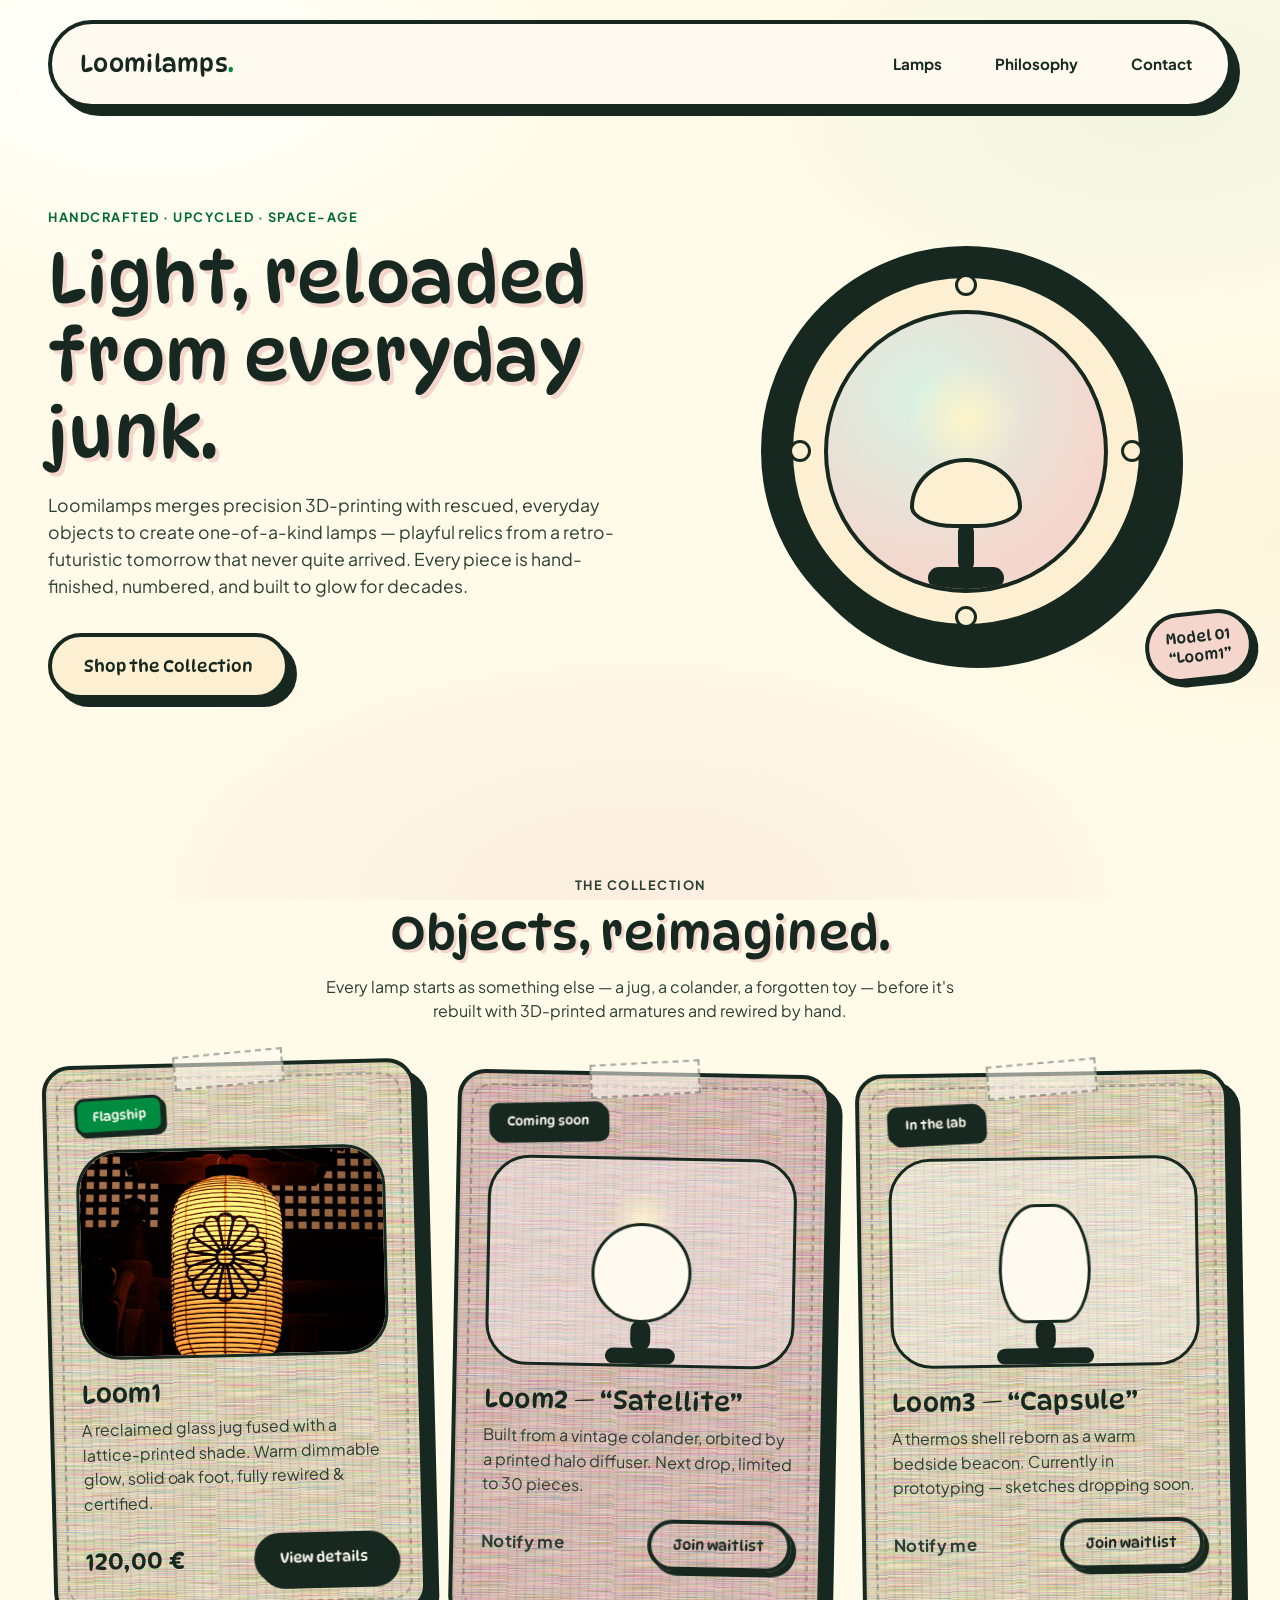
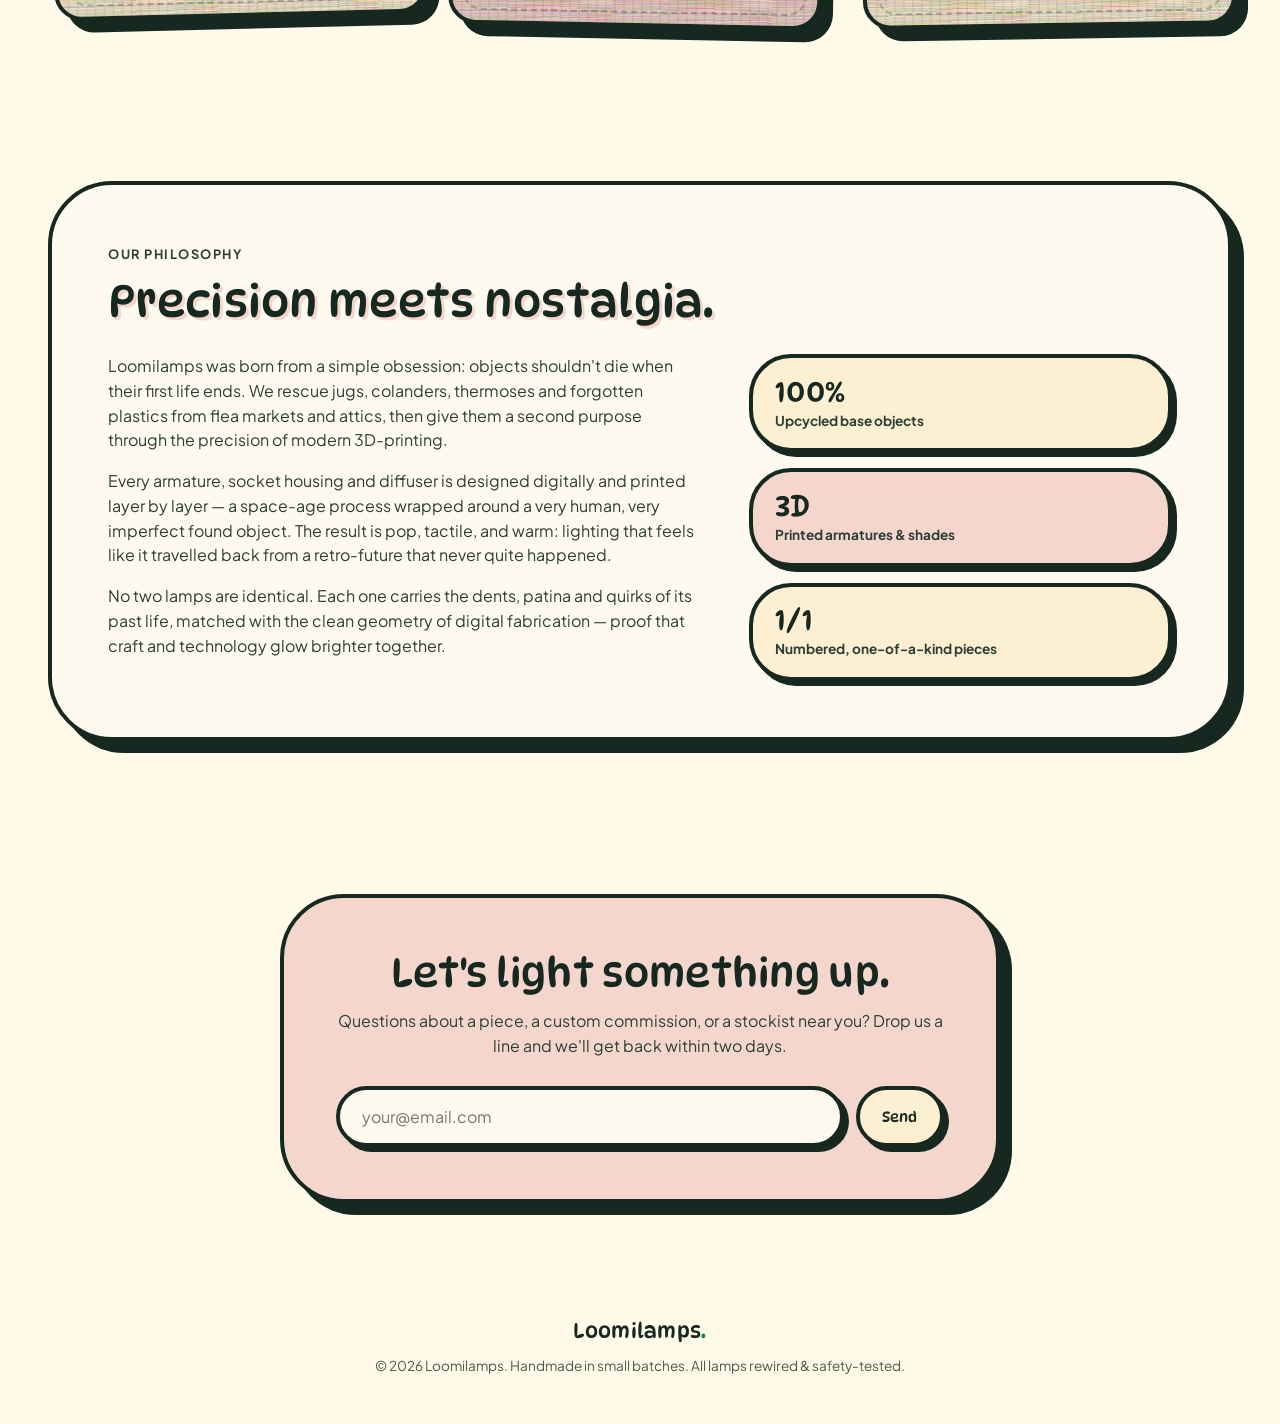
<file: index.html>
<!DOCTYPE html>
<html lang="en">
<head>
<meta charset="UTF-8">
<meta name="viewport" content="width=device-width, initial-scale=1.0">
<title>Loomilamps — Upcycled Space-Age Lighting</title>
<meta name="description" content="Loomilamps crafts nostalgic pop lighting by merging 3D-printing precision with upcycled everyday objects.">

<link rel="preconnect" href="https://fonts.googleapis.com">
<link rel="preconnect" href="https://fonts.gstatic.com" crossorigin>
<link href="https://fonts.googleapis.com/css2?family=Bubblegum+Sans&family=DynaPuff:wght@400..700&family=Plus+Jakarta+Sans:ital,wght@0,300..800;1,300..800&display=swap" rel="stylesheet">

<link rel="stylesheet" href="style.css">
<style>
  /* Configurazione immagini Loom1 (Modificabile direttamente qui) */
  :root {
    --loom1-img-off: url('assets/DSCF7122.JPG');
    --loom1-img-on:  url('assets/DSCF7031.JPG');
  }
</style>
</head>
<body>

<div class="noise-overlay" aria-hidden="true"></div>

<!-- ===== HEADER ===== -->
<header class="site-header">
  <div class="nav-bubble">
    <a href="#top" class="logo">Loomilamps<span class="logo-dot">.</span></a>

    <button class="nav-toggle" id="navToggle" aria-label="Toggle navigation" aria-expanded="false" aria-controls="primaryNav">
      <span></span><span></span><span></span>
    </button>

    <nav class="primary-nav" id="primaryNav">
      <a href="#lamps">Lamps</a>
      <a href="#philosophy">Philosophy</a>
      <a href="#contact">Contact</a>
    </nav>
  </div>
</header>

<main id="top">

  <!-- ===== HERO ===== -->
  <section class="hero" id="hero">
    <div class="hero-inner">
      <div class="hero-copy">
        <p class="eyebrow">Handcrafted &middot; Upcycled &middot; Space-Age</p>
        <h1 class="hero-title">Light, reloaded<br>from everyday junk.</h1>
        <p class="hero-text">
          Loomilamps merges precision 3D-printing with rescued, everyday objects to
          create one-of-a-kind lamps — playful relics from a retro-futuristic tomorrow
          that never quite arrived. Every piece is hand-finished, numbered, and built to
          glow for decades.
        </p>
        <a href="#lamps" class="btn btn-primary">
          <span>Shop the Collection</span>
        </a>
      </div>

      <div class="hero-visual">
        <div class="porthole">
          <div class="porthole-ring">
            <div class="porthole-glass">
              <div class="lamp-illustration" aria-hidden="true">
                <div class="lamp-glow"></div>
                <div class="lamp-shade"></div>
                <div class="lamp-neck"></div>
                <div class="lamp-base"></div>
              </div>
            </div>
          </div>
          <span class="porthole-bolt bolt-1"></span>
          <span class="porthole-bolt bolt-2"></span>
          <span class="porthole-bolt bolt-3"></span>
          <span class="porthole-bolt bolt-4"></span>
        </div>
        <div class="hero-badge">Model 01<br>“Loom1”</div>
      </div>
    </div>
  </section>

  <!-- ===== PRODUCT SHOWCASE ===== -->
  <section class="showcase" id="lamps">
    <div class="section-heading">
      <p class="eyebrow eyebrow-dark">The Collection</p>
      <h2>Objects, reimagined.</h2>
      <p class="section-sub">Every lamp starts as something else — a jug, a colander, a
        forgotten toy — before it's rebuilt with 3D-printed armatures and rewired by hand.</p>
    </div>

    <div class="product-grid">

      <article class="product-card product-card--yellow product-card--featured" data-img-off="assets/DSCF7122.JPG" data-img-on="assets/DSCF7031.JPG">
        <span class="card-tape" aria-hidden="true"></span>
        <a href="product-loom1.html" class="product-card-link" aria-label="View Loom1 details">
          <span class="tag">Flagship</span>
          <div class="product-media product-media--img product-media--interactive">
            <img src="assets/DSCF7122.JPG" alt="Loom1 Lamp - Reclaimed glass jug with 3D-printed lattice shade" class="product-img product-img--switchable">
          </div>
          <div class="product-body">
            <h3>Loom1</h3>
            <p>A reclaimed glass jug fused with a lattice-printed shade. Warm dimmable
              glow, solid oak foot, fully rewired &amp; certified.</p>
            <div class="product-footer">
              <span class="price">120,00&nbsp;€</span>
              <span class="btn btn-small btn-dark">View details</span>
            </div>
          </div>
        </a>
      </article>

      <article class="product-card product-card--pink">
        <span class="card-tape" aria-hidden="true"></span>
        <span class="tag tag-soon">Coming soon</span>
        <div class="product-media">
          <div class="mini-lamp mini-lamp--02" aria-hidden="true">
            <div class="mini-glow"></div>
            <div class="mini-shade mini-shade--round"></div>
            <div class="mini-neck"></div>
            <div class="mini-base"></div>
          </div>
        </div>
        <div class="product-body">
          <h3>Loom2 — “Satellite”</h3>
          <p>Built from a vintage colander, orbited by a printed halo diffuser.
            Next drop, limited to 30 pieces.</p>
          <div class="product-footer">
            <span class="price price-muted">Notify me</span>
            <a href="#contact" class="btn btn-small btn-outline">Join waitlist</a>
          </div>
        </div>
      </article>

      <article class="product-card product-card--yellow">
        <span class="card-tape" aria-hidden="true"></span>
        <span class="tag tag-soon">In the lab</span>
        <div class="product-media">
          <div class="mini-lamp mini-lamp--03" aria-hidden="true">
            <div class="mini-glow"></div>
            <div class="mini-shade mini-shade--tall"></div>
            <div class="mini-neck"></div>
            <div class="mini-base mini-base--wide"></div>
          </div>
        </div>
        <div class="product-body">
          <h3>Loom3 — “Capsule”</h3>
          <p>A thermos shell reborn as a warm bedside beacon. Currently in
            prototyping — sketches dropping soon.</p>
          <div class="product-footer">
            <span class="price price-muted">Notify me</span>
            <a href="#contact" class="btn btn-small btn-outline">Join waitlist</a>
          </div>
        </div>
      </article>

    </div>
  </section>

  <!-- ===== PHILOSOPHY ===== -->
  <section class="philosophy" id="philosophy">
    <div class="philosophy-card">
      <p class="eyebrow eyebrow-dark">Our Philosophy</p>
      <h2>Precision meets nostalgia.</h2>
      <div class="philosophy-grid">
        <div class="philosophy-text">
          <p>
            Loomilamps was born from a simple obsession: objects shouldn't die when
            their first life ends. We rescue jugs, colanders, thermoses and forgotten
            plastics from flea markets and attics, then give them a second purpose
            through the precision of modern 3D-printing.
          </p>
          <p>
            Every armature, socket housing and diffuser is designed digitally and
            printed layer by layer — a space-age process wrapped around a very human,
            very imperfect found object. The result is pop, tactile, and warm: lighting
            that feels like it travelled back from a retro-future that never quite
            happened.
          </p>
          <p>
            No two lamps are identical. Each one carries the dents, patina and quirks
            of its past life, matched with the clean geometry of digital fabrication —
            proof that craft and technology glow brighter together.
          </p>
        </div>
        <div class="philosophy-stats">
          <div class="stat-chip">
            <span class="stat-number">100%</span>
            <span class="stat-label">Upcycled base objects</span>
          </div>
          <div class="stat-chip stat-chip--pink">
            <span class="stat-number">3D</span>
            <span class="stat-label">Printed armatures &amp; shades</span>
          </div>
          <div class="stat-chip">
            <span class="stat-number">1/1</span>
            <span class="stat-label">Numbered, one-of-a-kind pieces</span>
          </div>
        </div>
      </div>
    </div>
  </section>

  <!-- ===== CONTACT / CTA ===== -->
  <section class="contact" id="contact">
    <div class="contact-card">
      <h2>Let's light something up.</h2>
      <p>Questions about a piece, a custom commission, or a stockist near you?
        Drop us a line and we'll get back within two days.</p>
      <form class="contact-form" action="#" method="post">
        <input type="email" name="email" placeholder="your@email.com" required aria-label="Email address">
        <button type="submit" class="btn btn-primary btn-small">Send</button>
      </form>
    </div>
  </section>

</main>

<!-- ===== FOOTER ===== -->
<footer class="site-footer">
  <div class="footer-inner">
    <span class="logo logo--footer">Loomilamps<span class="logo-dot">.</span></span>
    <p>&copy; 2026 Loomilamps. Handmade in small batches. All lamps rewired &amp; safety-tested.</p>
  </div>
</footer>

<script src="script.js"></script>
</body>
</html>
</file>
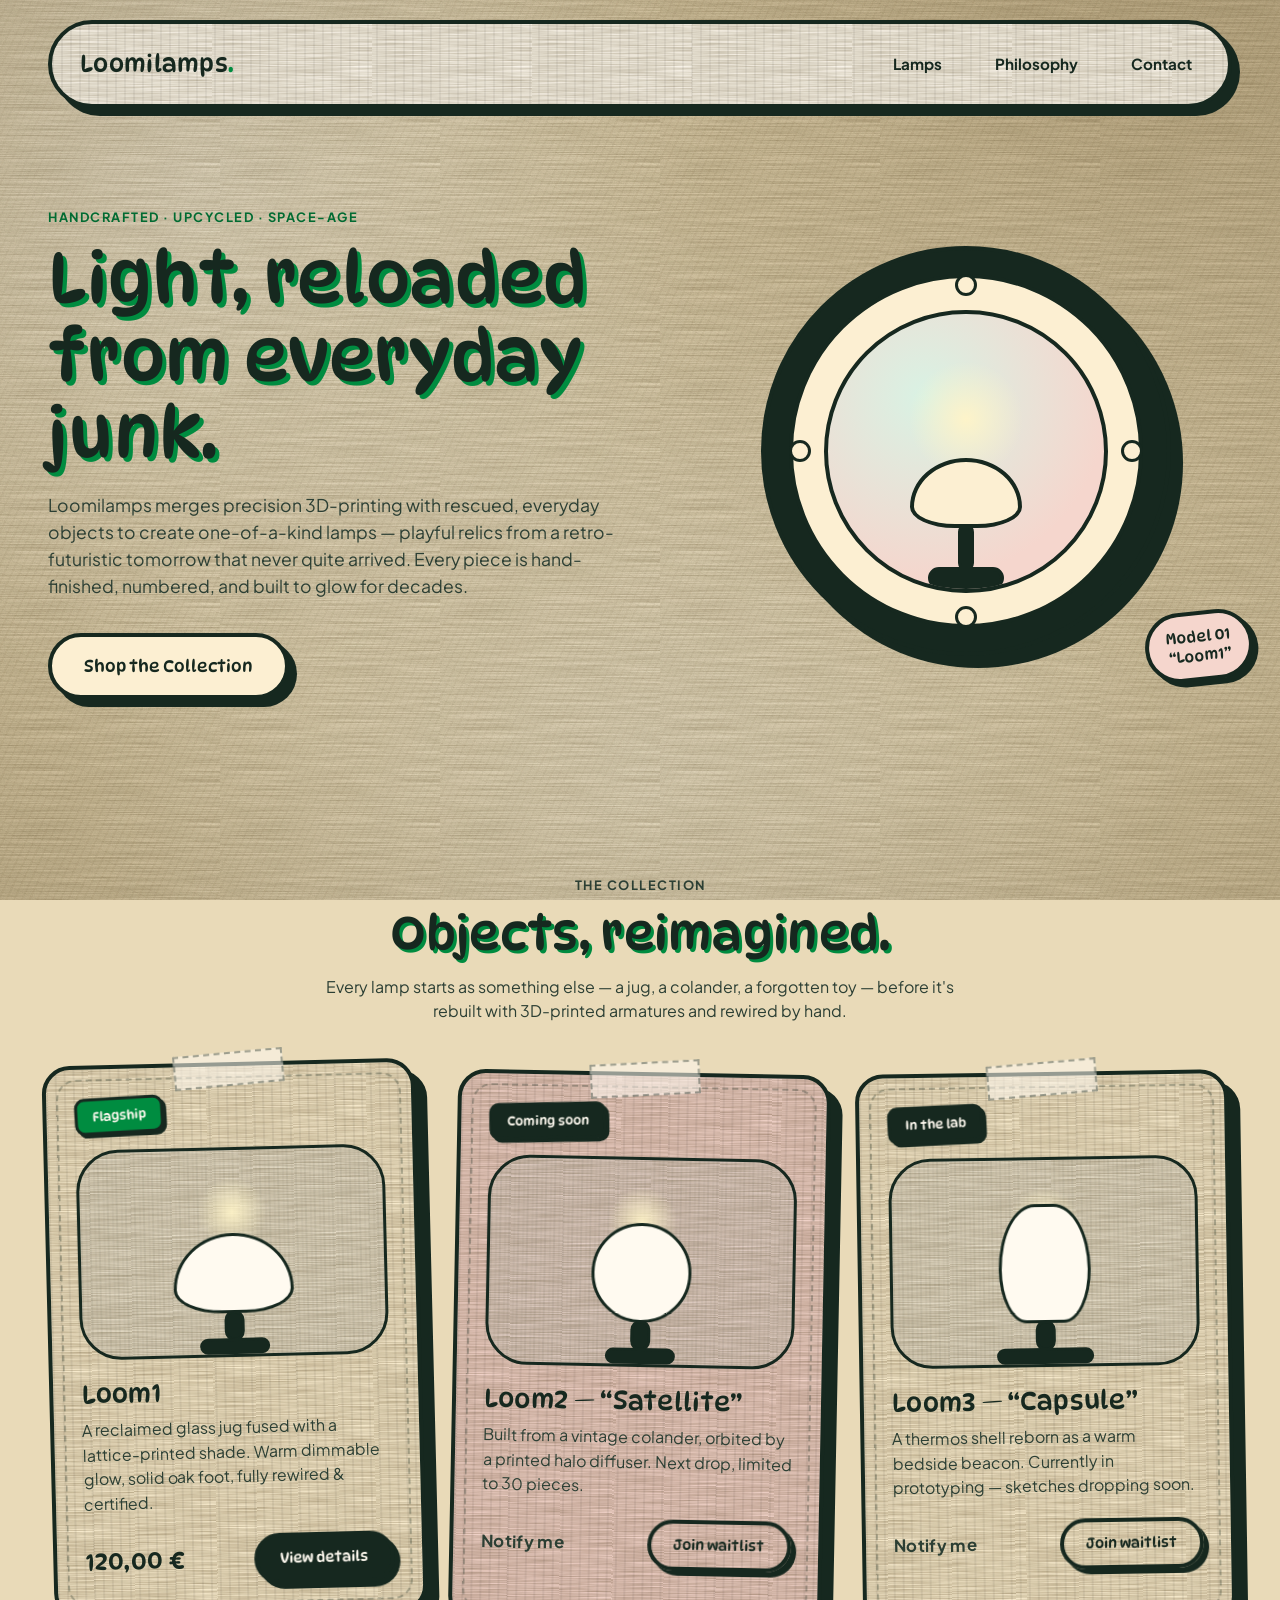
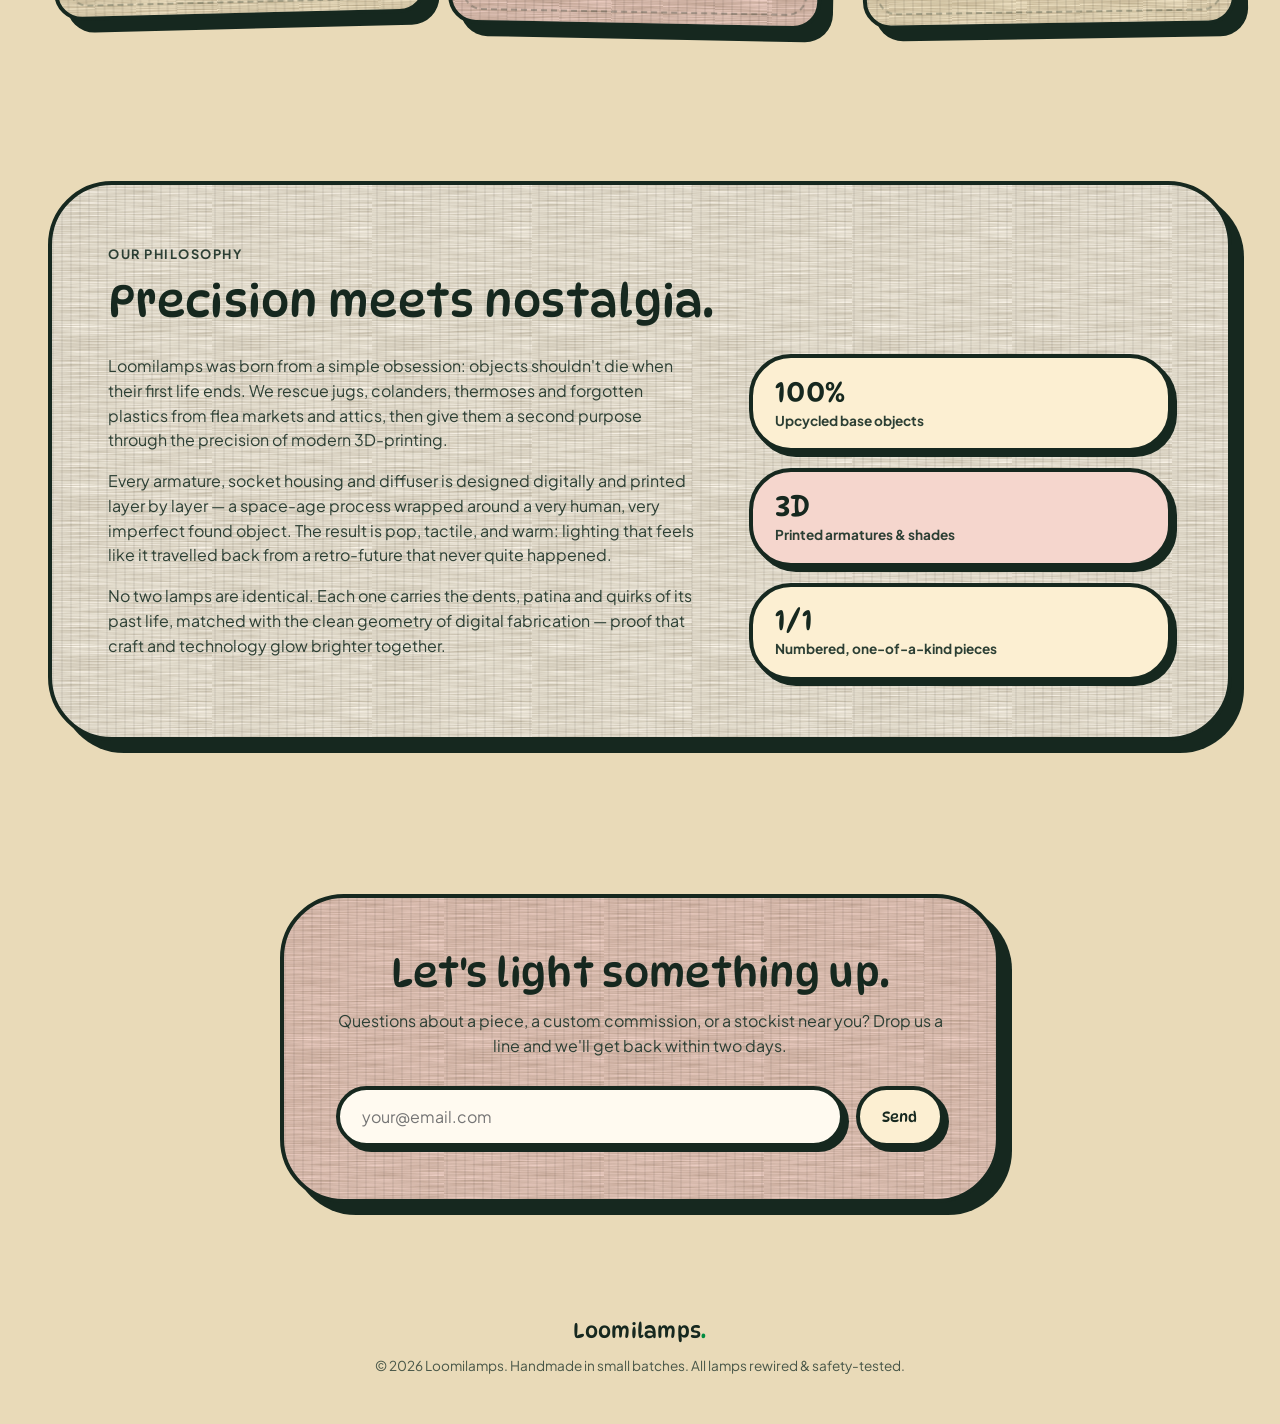
<file: versions/v1-kraft-bg-green-shadow/index.html>
<!DOCTYPE html>
<html lang="en">
<head>
<meta charset="UTF-8">
<meta name="viewport" content="width=device-width, initial-scale=1.0">
<title>Loomilamps — Upcycled Space-Age Lighting</title>
<meta name="description" content="Loomilamps crafts nostalgic pop lighting by merging 3D-printing precision with upcycled everyday objects.">

<link rel="preconnect" href="https://fonts.googleapis.com">
<link rel="preconnect" href="https://fonts.gstatic.com" crossorigin>
<link href="https://fonts.googleapis.com/css2?family=Bubblegum+Sans&family=DynaPuff:wght@400..700&family=Plus+Jakarta+Sans:ital,wght@0,300..800;1,300..800&display=swap" rel="stylesheet">

<link rel="stylesheet" href="style.css">
</head>
<body>

<div class="noise-overlay" aria-hidden="true"></div>

<!-- ===== HEADER ===== -->
<header class="site-header">
  <div class="nav-bubble">
    <a href="#top" class="logo">Loomilamps<span class="logo-dot">.</span></a>

    <button class="nav-toggle" id="navToggle" aria-label="Toggle navigation" aria-expanded="false" aria-controls="primaryNav">
      <span></span><span></span><span></span>
    </button>

    <nav class="primary-nav" id="primaryNav">
      <a href="#lamps">Lamps</a>
      <a href="#philosophy">Philosophy</a>
      <a href="#contact">Contact</a>
    </nav>
  </div>
</header>

<main id="top">

  <!-- ===== HERO ===== -->
  <section class="hero" id="hero">
    <div class="hero-inner">
      <div class="hero-copy">
        <p class="eyebrow">Handcrafted &middot; Upcycled &middot; Space-Age</p>
        <h1 class="hero-title">Light, reloaded<br>from everyday junk.</h1>
        <p class="hero-text">
          Loomilamps merges precision 3D-printing with rescued, everyday objects to
          create one-of-a-kind lamps — playful relics from a retro-futuristic tomorrow
          that never quite arrived. Every piece is hand-finished, numbered, and built to
          glow for decades.
        </p>
        <a href="#lamps" class="btn btn-primary">
          <span>Shop the Collection</span>
        </a>
      </div>

      <div class="hero-visual">
        <div class="porthole">
          <div class="porthole-ring">
            <div class="porthole-glass">
              <div class="lamp-illustration" aria-hidden="true">
                <div class="lamp-glow"></div>
                <div class="lamp-shade"></div>
                <div class="lamp-neck"></div>
                <div class="lamp-base"></div>
              </div>
            </div>
          </div>
          <span class="porthole-bolt bolt-1"></span>
          <span class="porthole-bolt bolt-2"></span>
          <span class="porthole-bolt bolt-3"></span>
          <span class="porthole-bolt bolt-4"></span>
        </div>
        <div class="hero-badge">Model 01<br>“Loom1”</div>
      </div>
    </div>
  </section>

  <!-- ===== PRODUCT SHOWCASE ===== -->
  <section class="showcase" id="lamps">
    <div class="section-heading">
      <p class="eyebrow eyebrow-dark">The Collection</p>
      <h2>Objects, reimagined.</h2>
      <p class="section-sub">Every lamp starts as something else — a jug, a colander, a
        forgotten toy — before it's rebuilt with 3D-printed armatures and rewired by hand.</p>
    </div>

    <div class="product-grid">

      <article class="product-card product-card--yellow product-card--featured">
        <span class="card-tape" aria-hidden="true"></span>
        <a href="product-loom1.html" class="product-card-link" aria-label="View Loom1 details">
          <span class="tag">Flagship</span>
          <div class="product-media">
            <div class="mini-lamp mini-lamp--01" aria-hidden="true">
              <div class="mini-glow"></div>
              <div class="mini-shade"></div>
              <div class="mini-neck"></div>
              <div class="mini-base"></div>
            </div>
          </div>
          <div class="product-body">
            <h3>Loom1</h3>
            <p>A reclaimed glass jug fused with a lattice-printed shade. Warm dimmable
              glow, solid oak foot, fully rewired &amp; certified.</p>
            <div class="product-footer">
              <span class="price">120,00&nbsp;€</span>
              <span class="btn btn-small btn-dark">View details</span>
            </div>
          </div>
        </a>
      </article>

      <article class="product-card product-card--pink">
        <span class="card-tape" aria-hidden="true"></span>
        <span class="tag tag-soon">Coming soon</span>
        <div class="product-media">
          <div class="mini-lamp mini-lamp--02" aria-hidden="true">
            <div class="mini-glow"></div>
            <div class="mini-shade mini-shade--round"></div>
            <div class="mini-neck"></div>
            <div class="mini-base"></div>
          </div>
        </div>
        <div class="product-body">
          <h3>Loom2 — “Satellite”</h3>
          <p>Built from a vintage colander, orbited by a printed halo diffuser.
            Next drop, limited to 30 pieces.</p>
          <div class="product-footer">
            <span class="price price-muted">Notify me</span>
            <a href="#contact" class="btn btn-small btn-outline">Join waitlist</a>
          </div>
        </div>
      </article>

      <article class="product-card product-card--yellow">
        <span class="card-tape" aria-hidden="true"></span>
        <span class="tag tag-soon">In the lab</span>
        <div class="product-media">
          <div class="mini-lamp mini-lamp--03" aria-hidden="true">
            <div class="mini-glow"></div>
            <div class="mini-shade mini-shade--tall"></div>
            <div class="mini-neck"></div>
            <div class="mini-base mini-base--wide"></div>
          </div>
        </div>
        <div class="product-body">
          <h3>Loom3 — “Capsule”</h3>
          <p>A thermos shell reborn as a warm bedside beacon. Currently in
            prototyping — sketches dropping soon.</p>
          <div class="product-footer">
            <span class="price price-muted">Notify me</span>
            <a href="#contact" class="btn btn-small btn-outline">Join waitlist</a>
          </div>
        </div>
      </article>

    </div>
  </section>

  <!-- ===== PHILOSOPHY ===== -->
  <section class="philosophy" id="philosophy">
    <div class="philosophy-card">
      <p class="eyebrow eyebrow-dark">Our Philosophy</p>
      <h2>Precision meets nostalgia.</h2>
      <div class="philosophy-grid">
        <div class="philosophy-text">
          <p>
            Loomilamps was born from a simple obsession: objects shouldn't die when
            their first life ends. We rescue jugs, colanders, thermoses and forgotten
            plastics from flea markets and attics, then give them a second purpose
            through the precision of modern 3D-printing.
          </p>
          <p>
            Every armature, socket housing and diffuser is designed digitally and
            printed layer by layer — a space-age process wrapped around a very human,
            very imperfect found object. The result is pop, tactile, and warm: lighting
            that feels like it travelled back from a retro-future that never quite
            happened.
          </p>
          <p>
            No two lamps are identical. Each one carries the dents, patina and quirks
            of its past life, matched with the clean geometry of digital fabrication —
            proof that craft and technology glow brighter together.
          </p>
        </div>
        <div class="philosophy-stats">
          <div class="stat-chip">
            <span class="stat-number">100%</span>
            <span class="stat-label">Upcycled base objects</span>
          </div>
          <div class="stat-chip stat-chip--pink">
            <span class="stat-number">3D</span>
            <span class="stat-label">Printed armatures &amp; shades</span>
          </div>
          <div class="stat-chip">
            <span class="stat-number">1/1</span>
            <span class="stat-label">Numbered, one-of-a-kind pieces</span>
          </div>
        </div>
      </div>
    </div>
  </section>

  <!-- ===== CONTACT / CTA ===== -->
  <section class="contact" id="contact">
    <div class="contact-card">
      <h2>Let's light something up.</h2>
      <p>Questions about a piece, a custom commission, or a stockist near you?
        Drop us a line and we'll get back within two days.</p>
      <form class="contact-form" action="#" method="post">
        <input type="email" name="email" placeholder="your@email.com" required aria-label="Email address">
        <button type="submit" class="btn btn-primary btn-small">Send</button>
      </form>
    </div>
  </section>

</main>

<!-- ===== FOOTER ===== -->
<footer class="site-footer">
  <div class="footer-inner">
    <span class="logo logo--footer">Loomilamps<span class="logo-dot">.</span></span>
    <p>&copy; 2026 Loomilamps. Handmade in small batches. All lamps rewired &amp; safety-tested.</p>
  </div>
</footer>

<script src="script.js"></script>
</body>
</html>
</file>
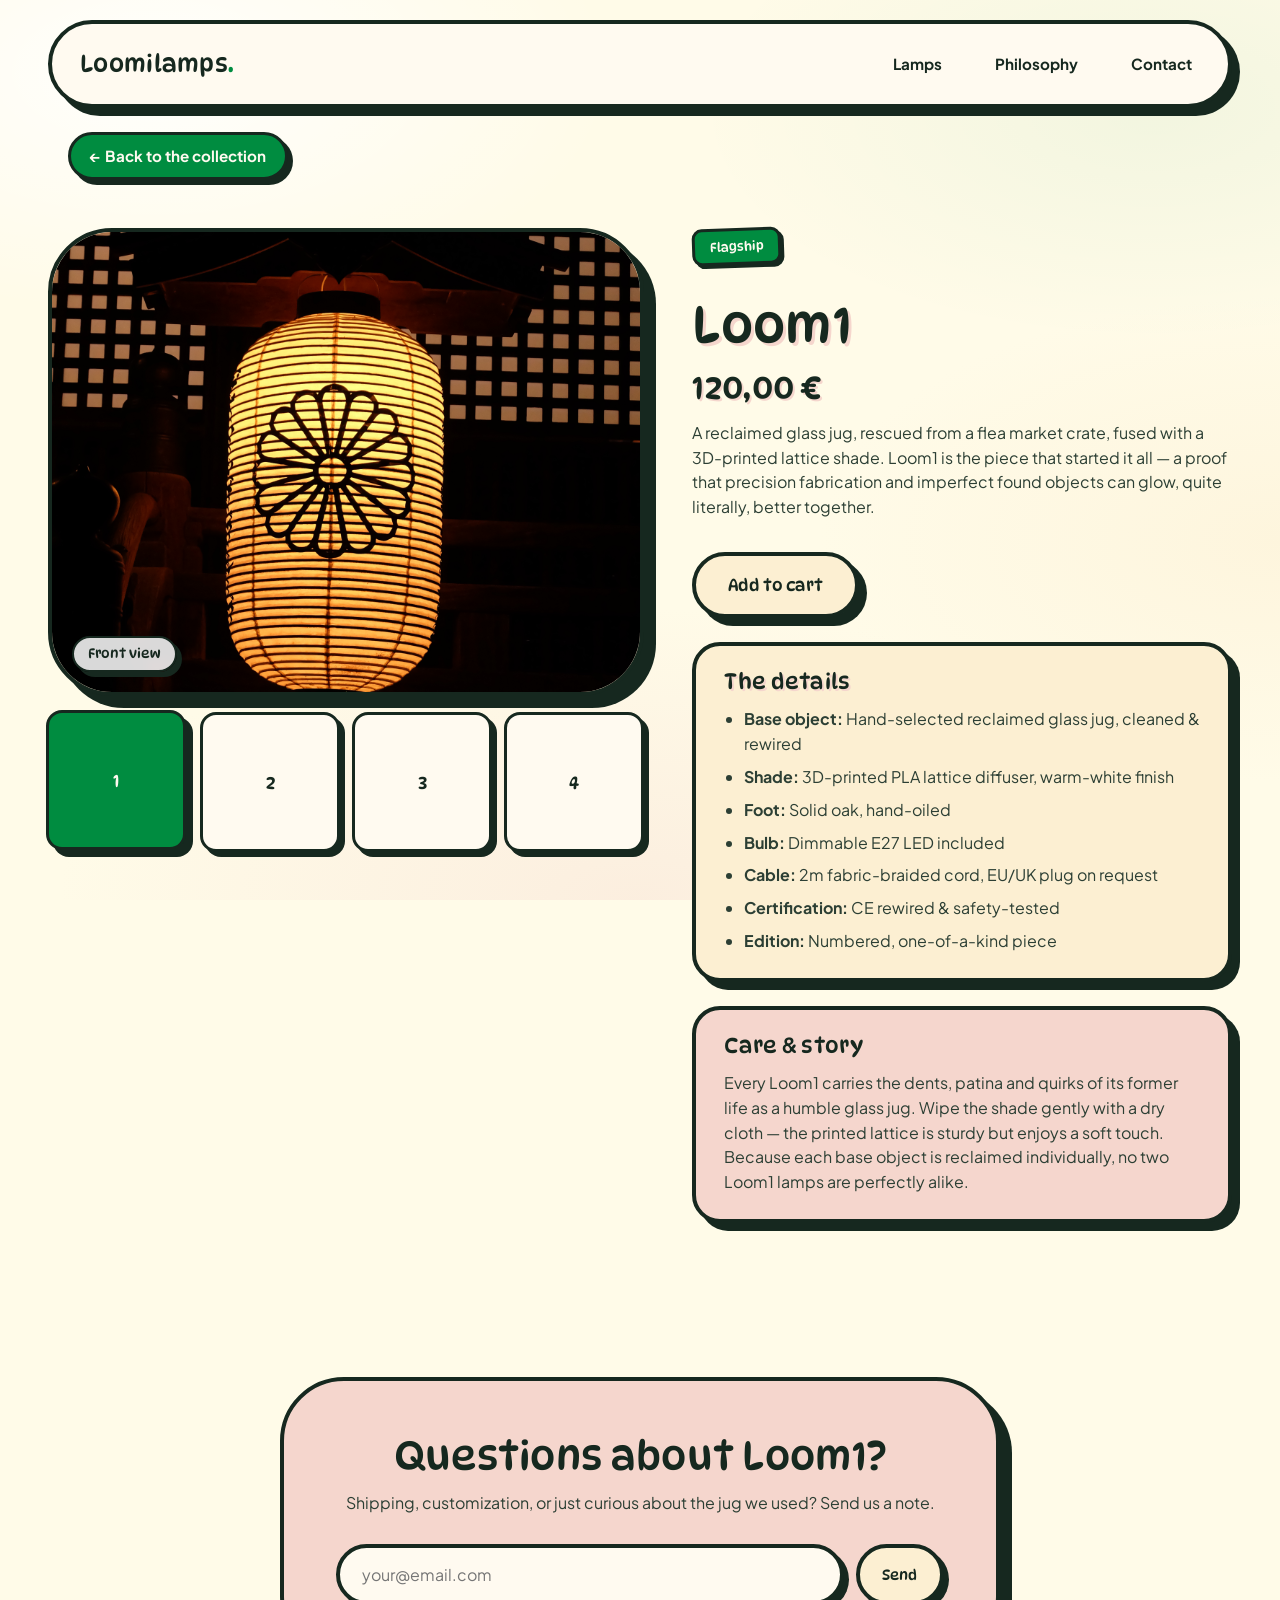
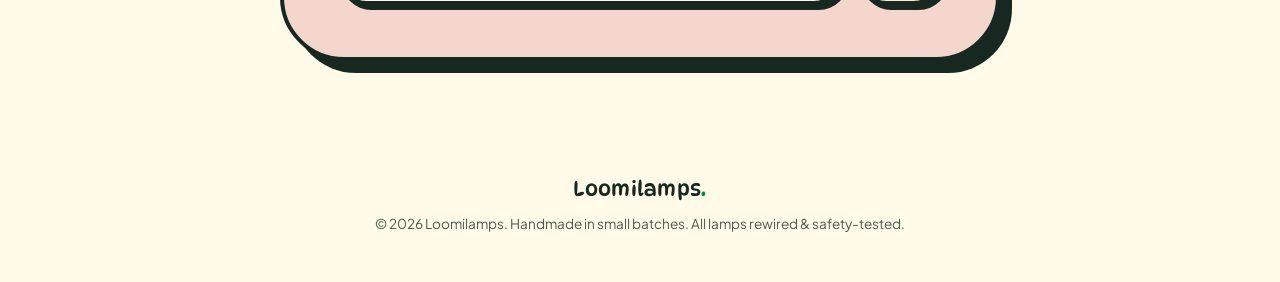
<file: product-loom1.html>
<!DOCTYPE html>
<html lang="en">
<head>
<meta charset="UTF-8">
<meta name="viewport" content="width=device-width, initial-scale=1.0">
<title>Loom1 — Loomilamps</title>
<meta name="description" content="Loom1: a reclaimed glass jug fused with a 3D-printed lattice shade. Handcrafted, numbered, and rewired by Loomilamps.">

<link rel="preconnect" href="https://fonts.googleapis.com">
<link rel="preconnect" href="https://fonts.gstatic.com" crossorigin>
<link href="https://fonts.googleapis.com/css2?family=Bubblegum+Sans&family=DynaPuff:wght@400..700&family=Plus+Jakarta+Sans:ital,wght@0,300..800;1,300..800&display=swap" rel="stylesheet">

<link rel="stylesheet" href="style.css">
<style>
  /* Configurazione immagini Loom1 (Sincronizzata con index.html) */
  :root {
    --loom1-img-off: 'assets/DSCF7122.JPG';
    --loom1-img-on:  'assets/DSCF7031.JPG';
  }
</style>
</head>
<body>

<div class="noise-overlay" aria-hidden="true"></div>

<!-- ===== HEADER ===== -->
<header class="site-header">
  <div class="nav-bubble">
    <a href="index.html" class="logo">Loomilamps<span class="logo-dot">.</span></a>

    <button class="nav-toggle" id="navToggle" aria-label="Toggle navigation" aria-expanded="false" aria-controls="primaryNav">
      <span></span><span></span><span></span>
    </button>

    <nav class="primary-nav" id="primaryNav">
      <a href="index.html#lamps">Lamps</a>
      <a href="index.html#philosophy">Philosophy</a>
      <a href="index.html#contact">Contact</a>
    </nav>
  </div>
</header>

<main id="top">

  <!-- ===== BREADCRUMB ===== -->
  <div class="breadcrumb-wrap">
    <a href="index.html#lamps" class="breadcrumb-link">&larr; Back to the collection</a>
  </div>

  <!-- ===== PRODUCT DETAIL ===== -->
  <section class="product-detail">
    <div class="product-detail-inner">

      <!-- Gallery -->
      <div class="gallery">
        <div class="gallery-main">
          <div class="gallery-image-wrap" id="galleryMain" data-caption="Front view">
            <img src="assets/DSCF7122.JPG" alt="Loom1 lamp, front view" class="gallery-img" id="galleryMainImg">
            <span class="gallery-caption" id="galleryCaption">Front view</span>
          </div>
        </div>
        <div class="gallery-thumbs" id="galleryThumbs">
          <button type="button" class="gallery-thumb is-active" data-caption="Front view (Off)" data-src="assets/DSCF7122.JPG" aria-label="Show front view off">1</button>
          <button type="button" class="gallery-thumb" data-caption="Front view (Lit)" data-src="assets/DSCF7031.JPG" aria-label="Show front view lit">2</button>
          <button type="button" class="gallery-thumb" data-caption="Side profile" aria-label="Show side profile">3</button>
          <button type="button" class="gallery-thumb" data-caption="Detail: printed lattice shade" aria-label="Show shade detail">4</button>
        </div>
      </div>

      <!-- Info -->
      <div class="product-info">
        <span class="tag">Flagship</span>
        <h1>Loom1</h1>
        <p class="price price-lg">120,00&nbsp;€</p>

        <p class="product-lead">
          A reclaimed glass jug, rescued from a flea market crate, fused with a
          3D-printed lattice shade. Loom1 is the piece that started it all — a
          proof that precision fabrication and imperfect found objects can glow,
          quite literally, better together.
        </p>

        <a href="#contact-cta" class="btn btn-primary">
          <span>Add to cart</span>
        </a>

        <div class="spec-card">
          <h2>The details</h2>
          <ul class="spec-list">
            <li><strong>Base object:</strong> Hand-selected reclaimed glass jug, cleaned &amp; rewired</li>
            <li><strong>Shade:</strong> 3D-printed PLA lattice diffuser, warm-white finish</li>
            <li><strong>Foot:</strong> Solid oak, hand-oiled</li>
            <li><strong>Bulb:</strong> Dimmable E27 LED included</li>
            <li><strong>Cable:</strong> 2m fabric-braided cord, EU/UK plug on request</li>
            <li><strong>Certification:</strong> CE rewired &amp; safety-tested</li>
            <li><strong>Edition:</strong> Numbered, one-of-a-kind piece</li>
          </ul>
        </div>

        <div class="spec-card spec-card--pink">
          <h2>Care &amp; story</h2>
          <p>
            Every Loom1 carries the dents, patina and quirks of its former life as
            a humble glass jug. Wipe the shade gently with a dry cloth — the
            printed lattice is sturdy but enjoys a soft touch. Because each base
            object is reclaimed individually, no two Loom1 lamps are perfectly
            alike.
          </p>
        </div>
      </div>

    </div>
  </section>

  <!-- ===== MINI CONTACT CTA ===== -->
  <section class="contact" id="contact-cta">
    <div class="contact-card">
      <h2>Questions about Loom1?</h2>
      <p>Shipping, customization, or just curious about the jug we used? Send us a note.</p>
      <form class="contact-form" action="#" method="post">
        <input type="email" name="email" placeholder="your@email.com" required aria-label="Email address">
        <button type="submit" class="btn btn-primary btn-small">Send</button>
      </form>
    </div>
  </section>

</main>

<!-- ===== FOOTER ===== -->
<footer class="site-footer">
  <div class="footer-inner">
    <span class="logo logo--footer">Loomilamps<span class="logo-dot">.</span></span>
    <p>&copy; 2026 Loomilamps. Handmade in small batches. All lamps rewired &amp; safety-tested.</p>
  </div>
</footer>

<script src="script.js"></script>
</body>
</html>
</file>
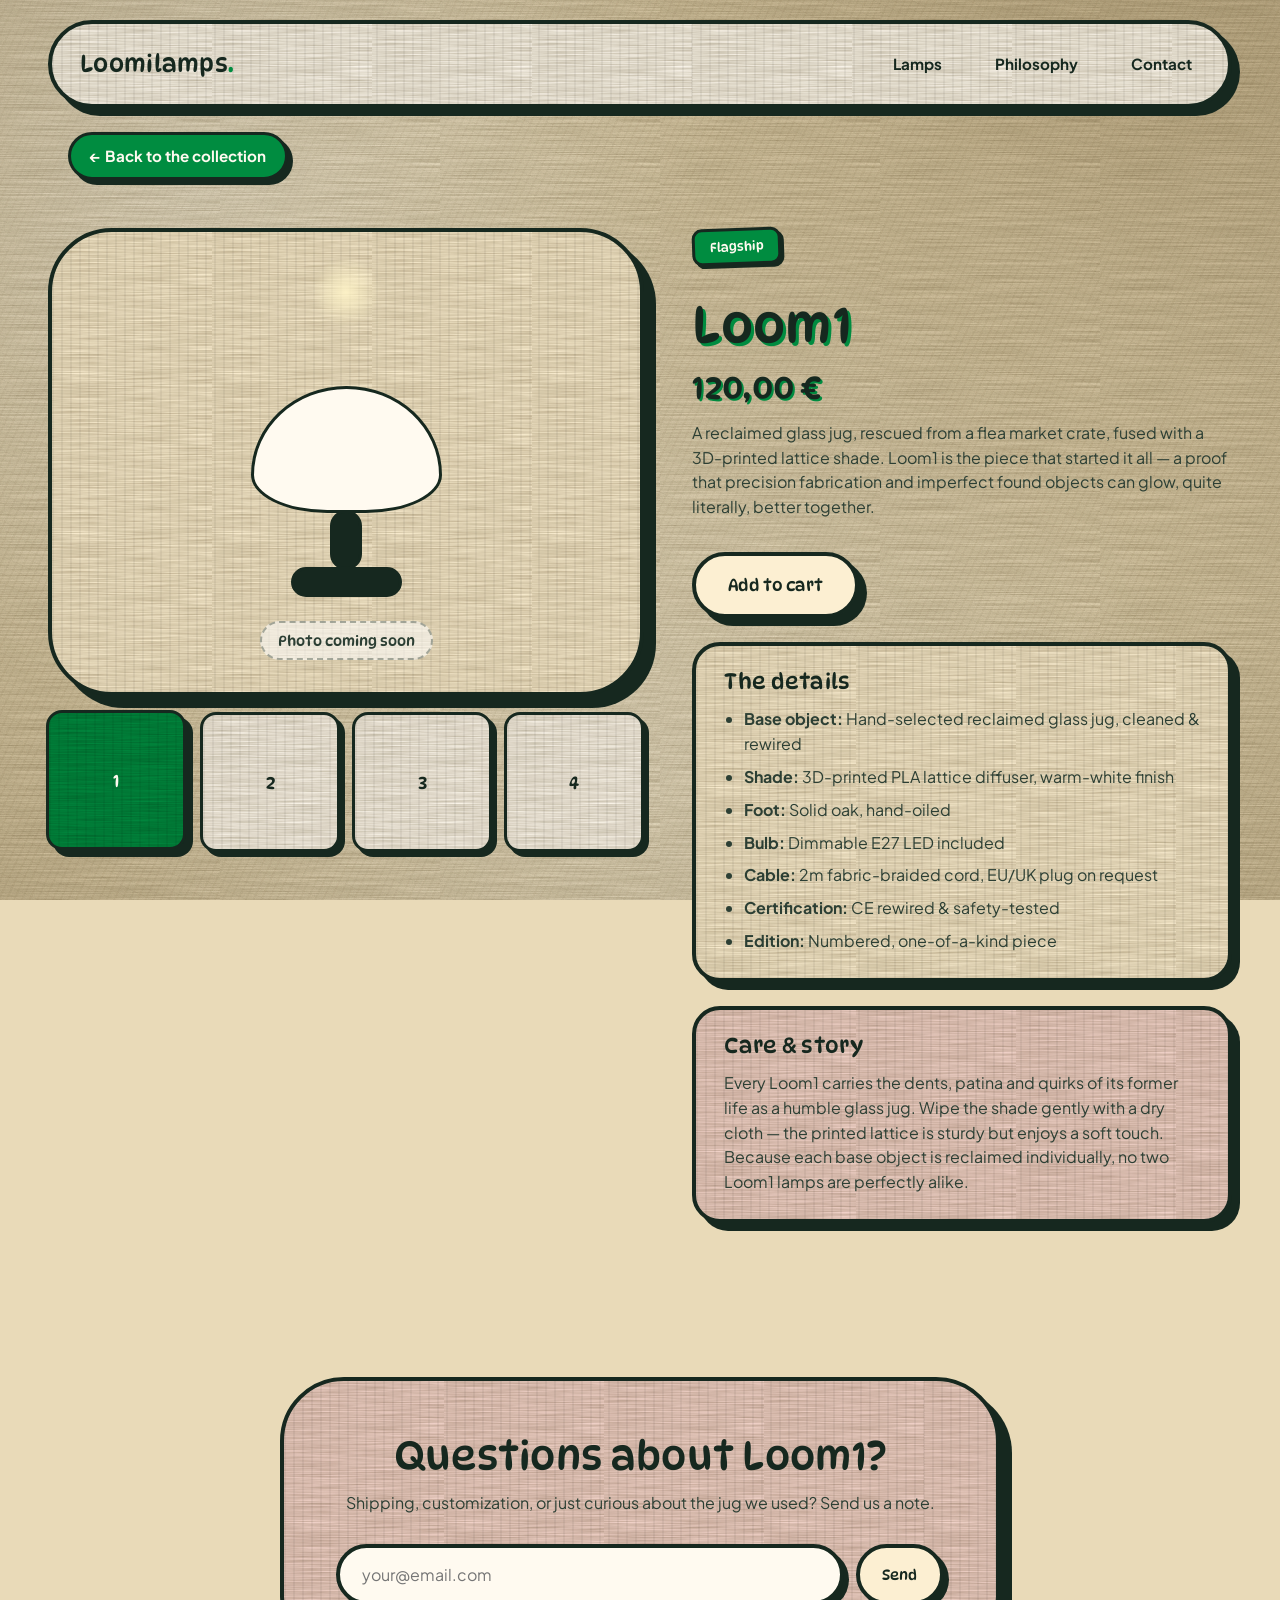
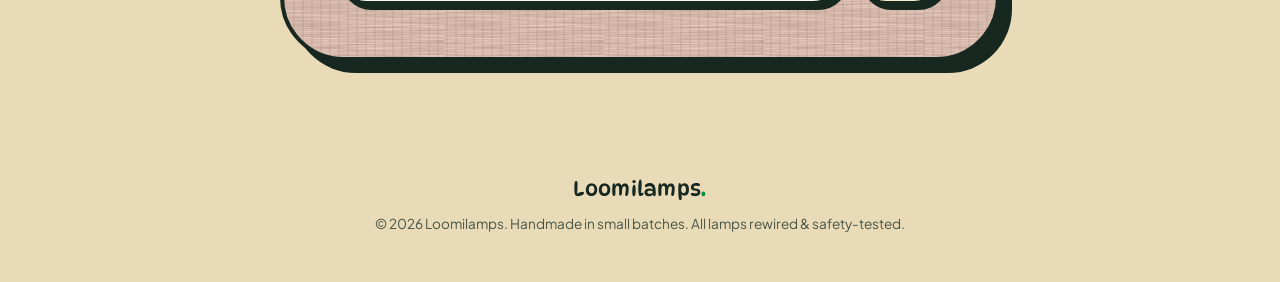
<file: versions/v1-kraft-bg-green-shadow/product-loom1.html>
<!DOCTYPE html>
<html lang="en">
<head>
<meta charset="UTF-8">
<meta name="viewport" content="width=device-width, initial-scale=1.0">
<title>Loom1 — Loomilamps</title>
<meta name="description" content="Loom1: a reclaimed glass jug fused with a 3D-printed lattice shade. Handcrafted, numbered, and rewired by Loomilamps.">

<link rel="preconnect" href="https://fonts.googleapis.com">
<link rel="preconnect" href="https://fonts.gstatic.com" crossorigin>
<link href="https://fonts.googleapis.com/css2?family=Bubblegum+Sans&family=DynaPuff:wght@400..700&family=Plus+Jakarta+Sans:ital,wght@0,300..800;1,300..800&display=swap" rel="stylesheet">

<link rel="stylesheet" href="style.css">
</head>
<body>

<div class="noise-overlay" aria-hidden="true"></div>

<!-- ===== HEADER ===== -->
<header class="site-header">
  <div class="nav-bubble">
    <a href="index.html" class="logo">Loomilamps<span class="logo-dot">.</span></a>

    <button class="nav-toggle" id="navToggle" aria-label="Toggle navigation" aria-expanded="false" aria-controls="primaryNav">
      <span></span><span></span><span></span>
    </button>

    <nav class="primary-nav" id="primaryNav">
      <a href="index.html#lamps">Lamps</a>
      <a href="index.html#philosophy">Philosophy</a>
      <a href="index.html#contact">Contact</a>
    </nav>
  </div>
</header>

<main id="top">

  <!-- ===== BREADCRUMB ===== -->
  <div class="breadcrumb-wrap">
    <a href="index.html#lamps" class="breadcrumb-link">&larr; Back to the collection</a>
  </div>

  <!-- ===== PRODUCT DETAIL ===== -->
  <section class="product-detail">
    <div class="product-detail-inner">

      <!-- Gallery -->
      <div class="gallery">
        <div class="gallery-main">
          <!-- Replace with <img src="assets/loom1-1.jpg" alt="Loom1 lamp, front view"> when photos are ready -->
          <div class="gallery-placeholder" id="galleryMain" data-caption="Front view">
            <div class="mini-lamp mini-lamp--01 mini-lamp--big" aria-hidden="true">
              <div class="mini-glow"></div>
              <div class="mini-shade"></div>
              <div class="mini-neck"></div>
              <div class="mini-base"></div>
            </div>
            <span class="placeholder-label">Photo coming soon</span>
          </div>
        </div>
        <div class="gallery-thumbs" id="galleryThumbs">
          <button type="button" class="gallery-thumb is-active" data-caption="Front view" aria-label="Show front view">1</button>
          <button type="button" class="gallery-thumb" data-caption="Side profile" aria-label="Show side profile">2</button>
          <button type="button" class="gallery-thumb" data-caption="Lit at dusk" aria-label="Show lamp lit at dusk">3</button>
          <button type="button" class="gallery-thumb" data-caption="Detail: printed lattice shade" aria-label="Show shade detail">4</button>
        </div>
      </div>

      <!-- Info -->
      <div class="product-info">
        <span class="tag">Flagship</span>
        <h1>Loom1</h1>
        <p class="price price-lg">120,00&nbsp;€</p>

        <p class="product-lead">
          A reclaimed glass jug, rescued from a flea market crate, fused with a
          3D-printed lattice shade. Loom1 is the piece that started it all — a
          proof that precision fabrication and imperfect found objects can glow,
          quite literally, better together.
        </p>

        <a href="#contact-cta" class="btn btn-primary">
          <span>Add to cart</span>
        </a>

        <div class="spec-card">
          <h2>The details</h2>
          <ul class="spec-list">
            <li><strong>Base object:</strong> Hand-selected reclaimed glass jug, cleaned &amp; rewired</li>
            <li><strong>Shade:</strong> 3D-printed PLA lattice diffuser, warm-white finish</li>
            <li><strong>Foot:</strong> Solid oak, hand-oiled</li>
            <li><strong>Bulb:</strong> Dimmable E27 LED included</li>
            <li><strong>Cable:</strong> 2m fabric-braided cord, EU/UK plug on request</li>
            <li><strong>Certification:</strong> CE rewired &amp; safety-tested</li>
            <li><strong>Edition:</strong> Numbered, one-of-a-kind piece</li>
          </ul>
        </div>

        <div class="spec-card spec-card--pink">
          <h2>Care &amp; story</h2>
          <p>
            Every Loom1 carries the dents, patina and quirks of its former life as
            a humble glass jug. Wipe the shade gently with a dry cloth — the
            printed lattice is sturdy but enjoys a soft touch. Because each base
            object is reclaimed individually, no two Loom1 lamps are perfectly
            alike.
          </p>
        </div>
      </div>

    </div>
  </section>

  <!-- ===== MINI CONTACT CTA ===== -->
  <section class="contact" id="contact-cta">
    <div class="contact-card">
      <h2>Questions about Loom1?</h2>
      <p>Shipping, customization, or just curious about the jug we used? Send us a note.</p>
      <form class="contact-form" action="#" method="post">
        <input type="email" name="email" placeholder="your@email.com" required aria-label="Email address">
        <button type="submit" class="btn btn-primary btn-small">Send</button>
      </form>
    </div>
  </section>

</main>

<!-- ===== FOOTER ===== -->
<footer class="site-footer">
  <div class="footer-inner">
    <span class="logo logo--footer">Loomilamps<span class="logo-dot">.</span></span>
    <p>&copy; 2026 Loomilamps. Handmade in small batches. All lamps rewired &amp; safety-tested.</p>
  </div>
</footer>

<script src="script.js"></script>
</body>
</html>
</file>
<file: style.css>
/* =========================================================
   Loomilamps — Design Tokens
   ========================================================= */
:root {
  --color-bg: #fffbe8;
  --color-bg-soft: #fff5d6;
  --color-green: #008c40;
  --color-green-deep: #016b32;
  --color-butter: #fcefd2;
  --color-pink: #f5d6cd;
  --color-ink: #16281f;
  --color-ink-soft: #2c3f34;
  --color-cream: #fffaf0;

  --border-thick: 4px;
  --border-color: var(--color-ink);

  --shadow-offset: 8px;
  --shadow-hard: var(--shadow-offset) var(--shadow-offset) 0 0 var(--color-ink);
  --shadow-hard-sm: 5px 5px 0 0 var(--color-ink);
  --shadow-hard-lg: 12px 12px 0 0 var(--color-ink);

  --radius-blob: 42px;
  --radius-blob-lg: 64px;
  --radius-pill: 999px;

  --font-display: 'DynaPuff', 'Bubblegum Sans', system-ui, sans-serif;
  --font-body: 'Plus Jakarta Sans', 'Inter', system-ui, -apple-system, sans-serif;

  --container-w: 1240px;
}

/* =========================================================
   Reset & Base
   ========================================================= */
*, *::before, *::after { box-sizing: border-box; }

html { scroll-behavior: smooth; }

body {
  margin: 0;
  min-height: 100vh;
  background-color: var(--color-bg);
  /* Soft, non-repeating light blooms — no tiling pattern, just gentle depth */
  background-image:
    radial-gradient(ellipse 60% 45% at 12% 8%, rgba(255,255,255,0.9), transparent 60%),
    radial-gradient(ellipse 55% 40% at 90% 12%, rgba(0,140,64,0.05), transparent 65%),
    radial-gradient(ellipse 70% 50% at 50% 100%, rgba(245,214,205,0.35), transparent 65%),
    radial-gradient(ellipse 60% 45% at 100% 60%, rgba(252,239,210,0.5), transparent 60%);
  background-attachment: fixed;
  color: var(--color-ink);
  font-family: var(--font-body);
  font-size: 16px;
  line-height: 1.55;
  -webkit-font-smoothing: antialiased;
  overflow-x: hidden;
  position: relative;
}

h1, h2, h3, .logo, .price, .stat-number {
  font-family: var(--font-display);
  font-weight: 400;
  line-height: 1.1;
  letter-spacing: 0.3px;
  margin: 0;
}

p { margin: 0 0 1rem; }
p:last-child { margin-bottom: 0; }

a { color: inherit; text-decoration: none; }

img { max-width: 100%; display: block; }

button, input { font-family: inherit; }

/* Global noise overlay intentionally removed — the plain background now relies on
   soft gradients only. Card-level fiber grain removed too — flat pastel colors with
   borders/shadows now carry the paper-cutout feel, avoiding any visible tiling. */

.eyebrow {
  display: inline-block;
  font-weight: 700;
  font-size: 0.8rem;
  letter-spacing: 1.5px;
  text-transform: uppercase;
  color: var(--color-green-deep);
  margin-bottom: 0.75rem;
}
.eyebrow-dark { color: var(--color-ink-soft); }

/* =========================================================
   Buttons
   ========================================================= */
.btn {
  --btn-bg: var(--color-butter);
  --btn-fg: var(--color-ink);
  position: relative;
  display: inline-flex;
  align-items: center;
  justify-content: center;
  gap: 0.5rem;
  font-family: var(--font-display);
  font-size: 1.05rem;
  padding: 1rem 2rem;
  background: var(--btn-bg);
  color: var(--btn-fg);
  border: var(--border-thick) solid var(--border-color);
  border-radius: var(--radius-pill);
  box-shadow: var(--shadow-hard);
  cursor: pointer;
  transition: transform 0.12s ease, box-shadow 0.12s ease;
  will-change: transform;
}
.btn:hover { transform: translate(-2px, -2px); box-shadow: 10px 10px 0 0 var(--color-ink); }
.btn:active,
.btn.is-pressed {
  transform: translate(var(--shadow-offset), var(--shadow-offset));
  box-shadow: 0 0 0 0 var(--color-ink);
}

.btn-primary { background: var(--color-butter); }
.btn-dark { background: var(--color-ink); color: var(--color-cream); }
.btn-outline { background: transparent; }
.btn-small { padding: 0.65rem 1.4rem; font-size: 0.9rem; box-shadow: var(--shadow-hard-sm); }
.btn-small:hover { box-shadow: 7px 7px 0 0 var(--color-ink); }

/* =========================================================
   Header / Nav
   ========================================================= */
.site-header {
  position: sticky;
  top: 0;
  z-index: 50;
  padding: 1.25rem clamp(1rem, 4vw, 3rem) 0;
}

.nav-bubble {
  max-width: var(--container-w);
  margin: 0 auto;
  display: flex;
  align-items: center;
  justify-content: space-between;
  background-color: var(--color-cream);
  border: var(--border-thick) solid var(--border-color);
  border-radius: var(--radius-pill);
  padding: 0.85rem 0.85rem 0.85rem 1.75rem;
  box-shadow: var(--shadow-hard);
}

.logo {
  font-size: 1.5rem;
  color: var(--color-ink);
  white-space: nowrap;
}
.logo-dot { color: var(--color-green); }

.primary-nav {
  display: flex;
  align-items: center;
  gap: 0.5rem;
}
.primary-nav a {
  font-family: var(--font-body);
  font-weight: 700;
  font-size: 0.95rem;
  padding: 0.65rem 1.15rem;
  border-radius: var(--radius-pill);
  border: var(--border-thick) solid transparent;
  transition: border-color 0.15s ease, background 0.15s ease, transform 0.15s ease;
}
.primary-nav a:hover {
  background: var(--color-butter);
  border-color: var(--border-color);
  transform: translateY(-2px);
}

.nav-toggle {
  display: none;
  flex-direction: column;
  justify-content: center;
  gap: 5px;
  width: 46px;
  height: 46px;
  background: var(--color-butter);
  border: var(--border-thick) solid var(--border-color);
  border-radius: 50%;
  cursor: pointer;
}
.nav-toggle span {
  display: block;
  width: 18px;
  height: 3px;
  margin: 0 auto;
  background: var(--color-ink);
  border-radius: 2px;
}

/* =========================================================
   Hero
   ========================================================= */
.hero {
  position: relative;
  z-index: 1;
  padding: clamp(2.5rem, 8vw, 6rem) clamp(1rem, 4vw, 3rem) clamp(3rem, 8vw, 6rem);
}

.hero-inner {
  max-width: var(--container-w);
  margin: 0 auto;
  display: grid;
  grid-template-columns: 1.05fr 0.95fr;
  align-items: center;
  gap: clamp(2rem, 5vw, 4rem);
}

.hero-title {
  font-size: clamp(2.6rem, 6vw, 4.4rem);
  color: var(--color-ink);
  text-shadow: 4px 4px 0 var(--color-pink);
  margin-bottom: 1.25rem;
}

.hero-text {
  color: var(--color-ink-soft);
  font-size: 1.1rem;
  max-width: 46ch;
  margin-bottom: 2rem;
}

.hero-visual {
  position: relative;
  display: flex;
  justify-content: center;
  align-items: center;
}

.porthole {
  position: relative;
  width: clamp(260px, 32vw, 420px);
  aspect-ratio: 1 / 1;
  border-radius: 50%;
  background: var(--color-ink);
  border: var(--border-thick) solid var(--border-color);
  box-shadow: var(--shadow-hard-lg);
  display: flex;
  align-items: center;
  justify-content: center;
  animation: float 6s ease-in-out infinite;
}

.porthole-ring {
  width: 88%;
  height: 88%;
  border-radius: 50%;
  background: var(--color-butter);
  border: var(--border-thick) solid var(--border-color);
  display: flex;
  align-items: center;
  justify-content: center;
}

.porthole-glass {
  width: 82%;
  height: 82%;
  border-radius: 50%;
  background: radial-gradient(circle at 35% 30%, #d9f2e4, var(--color-pink) 70%);
  border: var(--border-thick) solid var(--border-color);
  display: flex;
  align-items: flex-end;
  justify-content: center;
  overflow: hidden;
  position: relative;
}

.porthole-bolt {
  position: absolute;
  width: 22px;
  height: 22px;
  background: var(--color-butter);
  border: 3px solid var(--border-color);
  border-radius: 50%;
}
.bolt-1 { top: 6%; left: 50%; transform: translateX(-50%); }
.bolt-2 { bottom: 6%; left: 50%; transform: translateX(-50%); }
.bolt-3 { left: 6%; top: 50%; transform: translateY(-50%); }
.bolt-4 { right: 6%; top: 50%; transform: translateY(-50%); }

/* Illustrated lamp inside the porthole, pure CSS */
.lamp-illustration {
  position: relative;
  width: 60%;
  height: 78%;
  display: flex;
  flex-direction: column;
  align-items: center;
  justify-content: flex-end;
}
.lamp-glow {
  position: absolute;
  top: -6%;
  width: 120px;
  max-width: 70%;
  aspect-ratio: 1/1;
  background: radial-gradient(circle, rgba(255,244,200,0.95), rgba(255,244,200,0) 70%);
  border-radius: 50%;
}
.lamp-shade {
  width: 68%;
  aspect-ratio: 1.6/1;
  background: var(--color-butter);
  border: var(--border-thick) solid var(--border-color);
  border-radius: 50% 50% 40% 40% / 70% 70% 30% 30%;
  position: relative;
  z-index: 1;
}
.lamp-neck {
  width: 10%;
  height: 22%;
  background: var(--color-ink);
  border: 3px solid var(--border-color);
  border-radius: var(--radius-pill);
  margin-top: -4px;
}
.lamp-base {
  width: 46%;
  height: 10%;
  background: var(--color-ink);
  border: var(--border-thick) solid var(--border-color);
  border-radius: var(--radius-pill);
  margin-top: -4px;
}

.hero-badge {
  position: absolute;
  bottom: -6%;
  right: -4%;
  background: var(--color-pink);
  border: var(--border-thick) solid var(--border-color);
  border-radius: var(--radius-blob);
  box-shadow: var(--shadow-hard-sm);
  padding: 0.75rem 1.1rem;
  font-family: var(--font-display);
  font-size: 0.95rem;
  text-align: center;
  line-height: 1.25;
  transform: rotate(-6deg);
}

@keyframes float {
  0%, 100% { transform: translateY(0); }
  50% { transform: translateY(-14px); }
}

/* =========================================================
   Showcase / Product Grid
   ========================================================= */
.showcase, .philosophy, .contact {
  position: relative;
  z-index: 1;
  padding: clamp(2.5rem, 6vw, 5rem) clamp(1rem, 4vw, 3rem);
}

.section-heading {
  max-width: var(--container-w);
  margin: 0 auto clamp(2rem, 5vw, 3rem);
  text-align: center;
}
.section-heading h2 {
  font-size: clamp(2.1rem, 4.5vw, 3rem);
  color: var(--color-ink);
  text-shadow: 3px 3px 0 var(--color-pink);
  margin-bottom: 0.9rem;
}
.section-sub {
  color: var(--color-ink-soft);
  max-width: 56ch;
  margin: 0 auto;
}

.product-grid {
  max-width: var(--container-w);
  margin: 0 auto;
  display: grid;
  grid-template-columns: repeat(3, 1fr);
  gap: clamp(1.25rem, 3vw, 2rem);
  align-items: stretch;
}

.product-card {
  --rotate: 0deg;
  position: relative;
  display: flex;
  flex-direction: column;
  border: var(--border-thick) solid var(--border-color);
  border-radius: 28px;
  box-shadow: var(--shadow-hard-lg);
  padding: 1.75rem;
  transform: rotate(var(--rotate));
  transition: transform 0.18s ease, box-shadow 0.18s ease;
  /* corrugated flute lines + fiber grain, cut right into the cardboard */
  background-image:
    repeating-linear-gradient(90deg, rgba(0,0,0,0.06) 0 2px, transparent 2px 9px),
    url("data:image/svg+xml;utf8,<svg xmlns='http://www.w3.org/2000/svg' width='160' height='160'><filter id='c'><feTurbulence type='fractalNoise' baseFrequency='0.015 0.85' numOctaves='4' seed='3' stitchTiles='stitch'/><feColorMatrix type='matrix' values='0 0 0 0 0.1  0 0 0 0 0.07  0 0 0 0 0.02  0 0 0 0 0.45 0'/></filter><rect width='100%25' height='100%25' filter='url(%23c)'/></svg>");
  background-blend-mode: multiply, multiply;
  background-size: auto, 160px 160px;
}
/* Dashed stitch-line inset, like the fold score of a die-cut cardboard piece */
.product-card::after {
  content: "";
  position: absolute;
  inset: 10px;
  border: 2.5px dashed rgba(22, 40, 31, 0.28);
  border-radius: 20px;
  pointer-events: none;
}
.product-card:nth-child(1) { --rotate: -1.4deg; }
.product-card:nth-child(2) { --rotate: 1.1deg; }
.product-card:nth-child(3) { --rotate: -0.9deg; }
.product-card:hover {
  --rotate: 0deg;
  transform: translate(-4px, -4px) rotate(var(--rotate));
  box-shadow: 16px 16px 0 0 var(--color-ink);
}
.product-card--yellow { background-color: var(--color-butter); }
.product-card--pink { background-color: var(--color-pink); }
.product-card--featured { transform: translateY(-10px) rotate(var(--rotate)); }
.product-card--featured:hover { transform: translate(-4px, -14px) rotate(var(--rotate)); }

/* Whole flagship card becomes a link to its product page, styled as a plain block */
.product-card-link {
  display: flex;
  flex-direction: column;
  flex: 1;
  color: inherit;
}

/* Washi-tape strip pinning the card down, for that board-game-box feel */
.card-tape {
  position: absolute;
  top: -14px;
  left: 50%;
  width: 110px;
  height: 34px;
  margin-left: -55px;
  background: rgba(255, 250, 240, 0.55);
  border: 2.5px dashed rgba(22, 40, 31, 0.4);
  transform: rotate(-4deg);
  z-index: 2;
  pointer-events: none;
}

.tag {
  align-self: flex-start;
  font-family: var(--font-display);
  font-size: 0.8rem;
  background: var(--color-green);
  color: var(--color-cream);
  border: 3px solid var(--border-color);
  border-radius: 10px;
  padding: 0.35rem 0.9rem;
  margin-bottom: 1rem;
  transform: rotate(-2deg);
  box-shadow: 3px 3px 0 0 var(--color-ink);
  position: relative;
  z-index: 1;
}
.tag-soon { background: var(--color-ink); }

.product-media {
  display: flex;
  align-items: flex-end;
  justify-content: center;
  height: clamp(160px, 20vw, 210px);
  margin-bottom: 1.25rem;
  background-color: rgba(255,255,255,0.35);
  border: 3px solid var(--border-color);
  border-radius: var(--radius-blob);
  overflow: hidden;
}

.product-media--img {
  align-items: center;
  padding: 0;
  background-color: #fff;
}

.product-img {
  width: 100%;
  height: 100%;
  object-fit: cover;
  object-position: center;
  transition: transform 0.3s ease;
}

.product-card:hover .product-img {
  transform: scale(1.05);
}

/* Mini lamp illustrations reused for product cards */
.mini-lamp {
  position: relative;
  width: 55%;
  height: 85%;
  display: flex;
  flex-direction: column;
  align-items: center;
  justify-content: flex-end;
}
.mini-glow {
  position: absolute;
  top: -2%;
  width: 70px;
  max-width: 60%;
  aspect-ratio: 1/1;
  background: radial-gradient(circle, rgba(255,244,200,0.9), rgba(255,244,200,0) 70%);
  border-radius: 50%;
}
.mini-shade {
  width: 72%;
  aspect-ratio: 1.5/1;
  background: var(--color-cream);
  border: 3px solid var(--border-color);
  border-radius: 50% 50% 40% 40% / 70% 70% 30% 30%;
  position: relative;
  z-index: 1;
}
.mini-shade--round { border-radius: 50%; aspect-ratio: 1/1; width: 60%; }
.mini-shade--tall { border-radius: 40% 40% 30% 30% / 55% 55% 45% 45%; aspect-ratio: 1/1.3; width: 55%; }
.mini-neck { width: 12%; height: 18%; background: var(--color-ink); border: 3px solid var(--border-color); border-radius: var(--radius-pill); margin-top: -3px; }
.mini-base { width: 42%; height: 9%; background: var(--color-ink); border: 3px solid var(--border-color); border-radius: var(--radius-pill); margin-top: -3px; }
.mini-base--wide { width: 58%; }

.product-body h3 {
  font-size: 1.6rem;
  margin-bottom: 0.6rem;
}
.product-body p { color: var(--color-ink-soft); margin-bottom: 1.25rem; }

.product-footer {
  margin-top: auto;
  display: flex;
  align-items: center;
  justify-content: space-between;
  gap: 0.75rem;
  flex-wrap: wrap;
}

.price { font-size: 1.5rem; }
.price-muted { font-size: 1.05rem; font-family: var(--font-body); font-weight: 700; color: var(--color-ink-soft); }

/* =========================================================
   Philosophy
   ========================================================= */
.philosophy-card {
  max-width: var(--container-w);
  margin: 0 auto;
  background-color: var(--color-cream);
  border: var(--border-thick) solid var(--border-color);
  border-radius: var(--radius-blob-lg);
  box-shadow: var(--shadow-hard-lg);
  padding: clamp(2rem, 5vw, 3.5rem);
}
.philosophy-card h2 {
  font-size: clamp(2rem, 4vw, 2.8rem);
  margin-bottom: 1.75rem;
  text-shadow: 3px 3px 0 var(--color-pink);
}

.philosophy-grid {
  display: grid;
  grid-template-columns: 1.4fr 1fr;
  gap: clamp(1.5rem, 4vw, 3rem);
  align-items: start;
}

.philosophy-text p { color: var(--color-ink-soft); }
.philosophy-text p + p { margin-top: 1rem; }

.philosophy-stats {
  display: flex;
  flex-direction: column;
  gap: 1rem;
}
.stat-chip {
  background: var(--color-butter);
  border: var(--border-thick) solid var(--border-color);
  border-radius: var(--radius-blob);
  box-shadow: var(--shadow-hard-sm);
  padding: 1.1rem 1.4rem;
  display: flex;
  flex-direction: column;
  gap: 0.15rem;
}
.stat-chip--pink { background: var(--color-pink); }
.stat-number { font-size: 1.8rem; color: var(--color-ink); }
.stat-label { font-size: 0.85rem; font-weight: 700; color: var(--color-ink-soft); }

/* =========================================================
   Contact
   ========================================================= */
.contact-card {
  max-width: 720px;
  margin: 0 auto;
  text-align: center;
  background-color: var(--color-pink);
  border: var(--border-thick) solid var(--border-color);
  border-radius: var(--radius-blob-lg);
  box-shadow: var(--shadow-hard-lg);
  padding: clamp(2rem, 5vw, 3.25rem);
}
.contact-card h2 { font-size: clamp(1.9rem, 4vw, 2.5rem); margin-bottom: 0.9rem; text-shadow: 3px 3px 0 var(--color-pink); }
.contact-card p { color: var(--color-ink-soft); margin-bottom: 1.75rem; }

.contact-form {
  display: flex;
  gap: 0.75rem;
  flex-wrap: wrap;
  justify-content: center;
}
.contact-form input {
  flex: 1 1 260px;
  padding: 1rem 1.4rem;
  border: var(--border-thick) solid var(--border-color);
  border-radius: var(--radius-pill);
  background: var(--color-cream);
  font-size: 1rem;
  box-shadow: var(--shadow-hard-sm);
}
.contact-form input:focus {
  outline: none;
  box-shadow: 6px 6px 0 0 var(--color-ink);
}

/* =========================================================
   Footer
   ========================================================= */
.site-footer {
  position: relative;
  z-index: 1;
  padding: 2.5rem clamp(1rem, 4vw, 3rem) 3rem;
}
.footer-inner {
  max-width: var(--container-w);
  margin: 0 auto;
  display: flex;
  flex-direction: column;
  align-items: center;
  gap: 0.75rem;
  text-align: center;
  color: var(--color-ink-soft);
}
.logo--footer { font-size: 1.3rem; }
.footer-inner p { font-size: 0.85rem; opacity: 0.85; }

/* =========================================================
   Product Detail Page
   ========================================================= */
.breadcrumb-wrap {
  max-width: var(--container-w);
  margin: 0 auto;
  padding: 1.5rem clamp(1rem, 4vw, 3rem) 0;
  position: relative;
  z-index: 1;
}
.breadcrumb-link {
  display: inline-flex;
  align-items: center;
  gap: 0.4rem;
  font-weight: 700;
  font-size: 0.95rem;
  color: var(--color-cream);
  padding: 0.6rem 1.2rem;
  border: 3px solid var(--border-color);
  border-radius: var(--radius-pill);
  background: var(--color-green);
  box-shadow: var(--shadow-hard-sm);
  transition: transform 0.15s ease, background 0.15s ease, box-shadow 0.15s ease;
}
.breadcrumb-link:hover {
  transform: translate(-2px, -2px);
  background: var(--color-green-deep);
  box-shadow: 7px 7px 0 0 var(--color-ink);
}

.product-detail {
  position: relative;
  z-index: 1;
  padding: clamp(1.5rem, 5vw, 3rem) clamp(1rem, 4vw, 3rem) clamp(3rem, 6vw, 5rem);
}
.product-detail-inner {
  max-width: var(--container-w);
  margin: 0 auto;
  display: grid;
  grid-template-columns: 1.05fr 0.95fr;
  gap: clamp(1.5rem, 4vw, 3rem);
  align-items: start;
}

/* Gallery */
.gallery { display: flex; flex-direction: column; gap: 1rem; }
.gallery-main {
  border: var(--border-thick) solid var(--border-color);
  border-radius: var(--radius-blob-lg);
  box-shadow: var(--shadow-hard-lg);
  overflow: hidden;
  background-color: var(--color-butter);
}
.gallery-image-wrap {
  position: relative;
  width: 100%;
  height: clamp(320px, 40vw, 460px);
  display: flex;
  align-items: center;
  justify-content: center;
  background-color: #fff;
  overflow: hidden;
}
.gallery-img {
  width: 100%;
  height: 100%;
  object-fit: cover;
  object-position: center;
  display: block;
}
.gallery-caption {
  position: absolute;
  bottom: 1.25rem;
  left: 1.25rem;
  font-family: var(--font-display);
  font-size: 0.85rem;
  color: var(--color-ink);
  background: rgba(255, 255, 255, 0.85);
  backdrop-filter: blur(4px);
  border: 2px solid var(--border-color);
  border-radius: var(--radius-pill);
  padding: 0.35rem 0.9rem;
  box-shadow: var(--shadow-hard-sm);
}
.gallery-placeholder {
  position: relative;
  display: flex;
  flex-direction: column;
  align-items: center;
  justify-content: flex-end;
  height: clamp(320px, 40vw, 460px);
  padding-bottom: 2rem;
}
.mini-lamp--big { width: 45%; height: 78%; }
.placeholder-label {
  margin-top: 1.5rem;
  font-family: var(--font-display);
  font-size: 0.9rem;
  color: var(--color-ink-soft);
  background: rgba(255,255,255,0.55);
  border: 2.5px dashed rgba(22,40,31,0.35);
  border-radius: var(--radius-pill);
  padding: 0.4rem 1rem;
}

.gallery-thumbs {
  display: grid;
  grid-template-columns: repeat(4, 1fr);
  gap: 0.75rem;
}
.gallery-thumb {
  aspect-ratio: 1 / 1;
  display: flex;
  align-items: center;
  justify-content: center;
  font-family: var(--font-display);
  font-size: 1.1rem;
  color: var(--color-ink);
  background-color: var(--color-cream);
  border: 3px solid var(--border-color);
  border-radius: 16px;
  box-shadow: var(--shadow-hard-sm);
  cursor: pointer;
  transition: transform 0.15s ease, box-shadow 0.15s ease;
}
.gallery-thumb:hover { transform: translate(-2px, -2px); box-shadow: 7px 7px 0 0 var(--color-ink); }
.gallery-thumb.is-active {
  background-color: var(--color-green);
  color: var(--color-cream);
  transform: translate(-2px, -2px);
  box-shadow: 7px 7px 0 0 var(--color-ink);
}

/* Info column */
.product-info { display: flex; flex-direction: column; align-items: flex-start; gap: 1rem; }
.product-info h1 {
  font-size: clamp(2.4rem, 5vw, 3.2rem);
  color: var(--color-ink);
  text-shadow: 3px 3px 0 var(--color-pink);
}
.price-lg { font-size: 2rem; color: var(--color-ink); text-shadow: 2px 2px 0 var(--color-pink); }
.product-lead { color: var(--color-ink-soft); max-width: 52ch; }

.spec-card {
  width: 100%;
  background-color: var(--color-butter);
  border: var(--border-thick) solid var(--border-color);
  border-radius: 28px;
  box-shadow: var(--shadow-hard);
  padding: 1.5rem 1.75rem;
  margin-top: 0.5rem;
}
.spec-card--pink { background-color: var(--color-pink); }
.spec-card h2 { font-size: 1.35rem; margin-bottom: 0.85rem; text-shadow: 2px 2px 0 var(--color-pink); }
.spec-card p { color: var(--color-ink-soft); }
.spec-list { margin: 0; padding-left: 1.2rem; color: var(--color-ink-soft); }
.spec-list li { margin-bottom: 0.5rem; }
.spec-list li:last-child { margin-bottom: 0; }

/* =========================================================
   Responsive
   ========================================================= */
@media (max-width: 960px) {
  .hero-inner { grid-template-columns: 1fr; }
  .hero-visual { order: -1; margin-bottom: 1rem; }
  .product-grid { grid-template-columns: 1fr 1fr; }
  .product-card--featured { grid-column: 1 / -1; transform: none; }
  .product-card--featured:hover { transform: translate(-4px, -4px); }
  .philosophy-grid { grid-template-columns: 1fr; }
  .product-detail-inner { grid-template-columns: 1fr; }
}

@media (max-width: 700px) {
  .nav-toggle { display: flex; }
  .primary-nav {
    position: absolute;
    top: calc(100% + 0.75rem);
    left: 0;
    right: 0;
    background: var(--color-cream);
    border: var(--border-thick) solid var(--border-color);
    border-radius: var(--radius-blob);
    box-shadow: var(--shadow-hard);
    flex-direction: column;
    align-items: stretch;
    padding: 0.75rem;
    gap: 0.4rem;
    display: none;
  }
  .primary-nav.is-open { display: flex; }
  .primary-nav a { text-align: center; }

  .product-grid { grid-template-columns: 1fr; }
  .hero-badge { right: 0; }
}

@media (max-width: 480px) {
  .contact-form { flex-direction: column; align-items: stretch; }
}

/* Respect reduced motion preferences */
@media (prefers-reduced-motion: reduce) {
  html { scroll-behavior: auto; }
  .porthole { animation: none; }
  .btn, .product-card, .primary-nav a { transition: none; }
}
</file>
<file: versions/v1-kraft-bg-green-shadow/style.css>
/* =========================================================
   Loomilamps — Design Tokens
   ========================================================= */
:root {
  --color-kraft: #e9dab8;
  --color-kraft-deep: #d2ba85;
  --color-green: #008c40;
  --color-green-deep: #016b32;
  --color-butter: #fcefd2;
  --color-pink: #f5d6cd;
  --color-ink: #16281f;
  --color-ink-soft: #2c3f34;
  --color-cream: #fffaf0;

  --border-thick: 4px;
  --border-color: var(--color-ink);

  --shadow-offset: 8px;
  --shadow-hard: var(--shadow-offset) var(--shadow-offset) 0 0 var(--color-ink);
  --shadow-hard-sm: 5px 5px 0 0 var(--color-ink);
  --shadow-hard-lg: 12px 12px 0 0 var(--color-ink);

  --radius-blob: 42px;
  --radius-blob-lg: 64px;
  --radius-pill: 999px;

  --font-display: 'DynaPuff', 'Bubblegum Sans', system-ui, sans-serif;
  --font-body: 'Plus Jakarta Sans', 'Inter', system-ui, -apple-system, sans-serif;

  --container-w: 1240px;
}

/* =========================================================
   Reset & Base
   ========================================================= */
*, *::before, *::after { box-sizing: border-box; }

html { scroll-behavior: smooth; }

body {
  margin: 0;
  min-height: 100vh;
  background-color: var(--color-kraft);
  /* Layered gradients simulate uneven kraft-board dye + a subtle corrugated flute pattern */
  background-image:
    radial-gradient(circle at 15% 20%, rgba(255,255,255,0.35), transparent 40%),
    radial-gradient(circle at 85% 8%, rgba(120,90,40,0.16), transparent 45%),
    radial-gradient(circle at 50% 85%, rgba(255,255,255,0.25), transparent 55%),
    radial-gradient(ellipse at 50% 50%, transparent 55%, rgba(110,84,38,0.16) 100%),
    repeating-linear-gradient(115deg, rgba(110,84,38,0.05) 0px, rgba(110,84,38,0.05) 2px, transparent 2px, transparent 7px),
    repeating-linear-gradient(25deg, rgba(90,68,30,0.04) 0px, rgba(90,68,30,0.04) 1px, transparent 1px, transparent 8px);
  background-attachment: fixed;
  color: var(--color-ink);
  font-family: var(--font-body);
  font-size: 16px;
  line-height: 1.55;
  -webkit-font-smoothing: antialiased;
  overflow-x: hidden;
  position: relative;
}

h1, h2, h3, .logo, .price, .stat-number {
  font-family: var(--font-display);
  font-weight: 400;
  line-height: 1.1;
  letter-spacing: 0.3px;
  margin: 0;
}

p { margin: 0 0 1rem; }
p:last-child { margin-bottom: 0; }

a { color: inherit; text-decoration: none; }

img { max-width: 100%; display: block; }

button, input { font-family: inherit; }

/* Procedural fibrous cardboard-noise texture, layered on top of everything */
.noise-overlay {
  position: fixed;
  inset: 0;
  z-index: 0;
  pointer-events: none;
  opacity: 0.65;
  mix-blend-mode: multiply;
  background-image: url("data:image/svg+xml;utf8,<svg xmlns='http://www.w3.org/2000/svg' width='220' height='220'><filter id='n'><feTurbulence type='fractalNoise' baseFrequency='0.012 0.9' numOctaves='4' seed='7' stitchTiles='stitch'/><feColorMatrix type='matrix' values='0 0 0 0 0.05  0 0 0 0 0.03  0 0 0 0 0  0 0 0 0.5 0'/></filter><rect width='100%25' height='100%25' filter='url(%23n)'/></svg>");
  background-size: 220px 220px;
}
.noise-overlay::after {
  content: "";
  position: fixed;
  inset: 0;
  opacity: 0.4;
  mix-blend-mode: overlay;
  background-image: url("data:image/svg+xml;utf8,<svg xmlns='http://www.w3.org/2000/svg' width='140' height='140'><filter id='n2'><feTurbulence type='fractalNoise' baseFrequency='0.9' numOctaves='2' stitchTiles='stitch'/><feColorMatrix type='matrix' values='0 0 0 0 0  0 0 0 0 0  0 0 0 0 0  0 0 0 0.3 0'/></filter><rect width='100%25' height='100%25' filter='url(%23n2)'/></svg>");
  background-size: 140px 140px;
}

/* Shared kraft-fiber grain applied to the big flat cardboard surfaces */
.nav-bubble,
.philosophy-card,
.contact-card,
.product-media {
  background-image:
    repeating-linear-gradient(90deg, rgba(0,0,0,0.05) 0 2px, transparent 2px 9px),
    url("data:image/svg+xml;utf8,<svg xmlns='http://www.w3.org/2000/svg' width='160' height='160'><filter id='c'><feTurbulence type='fractalNoise' baseFrequency='0.015 0.85' numOctaves='4' seed='3' stitchTiles='stitch'/><feColorMatrix type='matrix' values='0 0 0 0 0.1  0 0 0 0 0.07  0 0 0 0 0.02  0 0 0 0.4 0'/></filter><rect width='100%25' height='100%25' filter='url(%23c)'/></svg>");
  background-blend-mode: multiply, multiply;
  background-size: auto, 160px 160px;
}

.eyebrow {
  display: inline-block;
  font-weight: 700;
  font-size: 0.8rem;
  letter-spacing: 1.5px;
  text-transform: uppercase;
  color: var(--color-green-deep);
  margin-bottom: 0.75rem;
}
.eyebrow-dark { color: var(--color-ink-soft); }

/* =========================================================
   Buttons
   ========================================================= */
.btn {
  --btn-bg: var(--color-butter);
  --btn-fg: var(--color-ink);
  position: relative;
  display: inline-flex;
  align-items: center;
  justify-content: center;
  gap: 0.5rem;
  font-family: var(--font-display);
  font-size: 1.05rem;
  padding: 1rem 2rem;
  background: var(--btn-bg);
  color: var(--btn-fg);
  border: var(--border-thick) solid var(--border-color);
  border-radius: var(--radius-pill);
  box-shadow: var(--shadow-hard);
  cursor: pointer;
  transition: transform 0.12s ease, box-shadow 0.12s ease;
  will-change: transform;
}
.btn:hover { transform: translate(-2px, -2px); box-shadow: 10px 10px 0 0 var(--color-ink); }
.btn:active,
.btn.is-pressed {
  transform: translate(var(--shadow-offset), var(--shadow-offset));
  box-shadow: 0 0 0 0 var(--color-ink);
}

.btn-primary { background: var(--color-butter); }
.btn-dark { background: var(--color-ink); color: var(--color-cream); }
.btn-outline { background: transparent; }
.btn-small { padding: 0.65rem 1.4rem; font-size: 0.9rem; box-shadow: var(--shadow-hard-sm); }
.btn-small:hover { box-shadow: 7px 7px 0 0 var(--color-ink); }

/* =========================================================
   Header / Nav
   ========================================================= */
.site-header {
  position: sticky;
  top: 0;
  z-index: 50;
  padding: 1.25rem clamp(1rem, 4vw, 3rem) 0;
}

.nav-bubble {
  max-width: var(--container-w);
  margin: 0 auto;
  display: flex;
  align-items: center;
  justify-content: space-between;
  background-color: var(--color-cream);
  border: var(--border-thick) solid var(--border-color);
  border-radius: var(--radius-pill);
  padding: 0.85rem 0.85rem 0.85rem 1.75rem;
  box-shadow: var(--shadow-hard);
}

.logo {
  font-size: 1.5rem;
  color: var(--color-ink);
  white-space: nowrap;
}
.logo-dot { color: var(--color-green); }

.primary-nav {
  display: flex;
  align-items: center;
  gap: 0.5rem;
}
.primary-nav a {
  font-family: var(--font-body);
  font-weight: 700;
  font-size: 0.95rem;
  padding: 0.65rem 1.15rem;
  border-radius: var(--radius-pill);
  border: var(--border-thick) solid transparent;
  transition: border-color 0.15s ease, background 0.15s ease, transform 0.15s ease;
}
.primary-nav a:hover {
  background: var(--color-butter);
  border-color: var(--border-color);
  transform: translateY(-2px);
}

.nav-toggle {
  display: none;
  flex-direction: column;
  justify-content: center;
  gap: 5px;
  width: 46px;
  height: 46px;
  background: var(--color-butter);
  border: var(--border-thick) solid var(--border-color);
  border-radius: 50%;
  cursor: pointer;
}
.nav-toggle span {
  display: block;
  width: 18px;
  height: 3px;
  margin: 0 auto;
  background: var(--color-ink);
  border-radius: 2px;
}

/* =========================================================
   Hero
   ========================================================= */
.hero {
  position: relative;
  z-index: 1;
  padding: clamp(2.5rem, 8vw, 6rem) clamp(1rem, 4vw, 3rem) clamp(3rem, 8vw, 6rem);
}

.hero-inner {
  max-width: var(--container-w);
  margin: 0 auto;
  display: grid;
  grid-template-columns: 1.05fr 0.95fr;
  align-items: center;
  gap: clamp(2rem, 5vw, 4rem);
}

.hero-title {
  font-size: clamp(2.6rem, 6vw, 4.4rem);
  color: var(--color-ink);
  text-shadow: 4px 4px 0 var(--color-green);
  margin-bottom: 1.25rem;
}

.hero-text {
  color: var(--color-ink-soft);
  font-size: 1.1rem;
  max-width: 46ch;
  margin-bottom: 2rem;
}

.hero-visual {
  position: relative;
  display: flex;
  justify-content: center;
  align-items: center;
}

.porthole {
  position: relative;
  width: clamp(260px, 32vw, 420px);
  aspect-ratio: 1 / 1;
  border-radius: 50%;
  background: var(--color-ink);
  border: var(--border-thick) solid var(--border-color);
  box-shadow: var(--shadow-hard-lg);
  display: flex;
  align-items: center;
  justify-content: center;
  animation: float 6s ease-in-out infinite;
}

.porthole-ring {
  width: 88%;
  height: 88%;
  border-radius: 50%;
  background: var(--color-butter);
  border: var(--border-thick) solid var(--border-color);
  display: flex;
  align-items: center;
  justify-content: center;
}

.porthole-glass {
  width: 82%;
  height: 82%;
  border-radius: 50%;
  background: radial-gradient(circle at 35% 30%, #d9f2e4, var(--color-pink) 70%);
  border: var(--border-thick) solid var(--border-color);
  display: flex;
  align-items: flex-end;
  justify-content: center;
  overflow: hidden;
  position: relative;
}

.porthole-bolt {
  position: absolute;
  width: 22px;
  height: 22px;
  background: var(--color-butter);
  border: 3px solid var(--border-color);
  border-radius: 50%;
}
.bolt-1 { top: 6%; left: 50%; transform: translateX(-50%); }
.bolt-2 { bottom: 6%; left: 50%; transform: translateX(-50%); }
.bolt-3 { left: 6%; top: 50%; transform: translateY(-50%); }
.bolt-4 { right: 6%; top: 50%; transform: translateY(-50%); }

/* Illustrated lamp inside the porthole, pure CSS */
.lamp-illustration {
  position: relative;
  width: 60%;
  height: 78%;
  display: flex;
  flex-direction: column;
  align-items: center;
  justify-content: flex-end;
}
.lamp-glow {
  position: absolute;
  top: -6%;
  width: 120px;
  max-width: 70%;
  aspect-ratio: 1/1;
  background: radial-gradient(circle, rgba(255,244,200,0.95), rgba(255,244,200,0) 70%);
  border-radius: 50%;
}
.lamp-shade {
  width: 68%;
  aspect-ratio: 1.6/1;
  background: var(--color-butter);
  border: var(--border-thick) solid var(--border-color);
  border-radius: 50% 50% 40% 40% / 70% 70% 30% 30%;
  position: relative;
  z-index: 1;
}
.lamp-neck {
  width: 10%;
  height: 22%;
  background: var(--color-ink);
  border: 3px solid var(--border-color);
  border-radius: var(--radius-pill);
  margin-top: -4px;
}
.lamp-base {
  width: 46%;
  height: 10%;
  background: var(--color-ink);
  border: var(--border-thick) solid var(--border-color);
  border-radius: var(--radius-pill);
  margin-top: -4px;
}

.hero-badge {
  position: absolute;
  bottom: -6%;
  right: -4%;
  background: var(--color-pink);
  border: var(--border-thick) solid var(--border-color);
  border-radius: var(--radius-blob);
  box-shadow: var(--shadow-hard-sm);
  padding: 0.75rem 1.1rem;
  font-family: var(--font-display);
  font-size: 0.95rem;
  text-align: center;
  line-height: 1.25;
  transform: rotate(-6deg);
}

@keyframes float {
  0%, 100% { transform: translateY(0); }
  50% { transform: translateY(-14px); }
}

/* =========================================================
   Showcase / Product Grid
   ========================================================= */
.showcase, .philosophy, .contact {
  position: relative;
  z-index: 1;
  padding: clamp(2.5rem, 6vw, 5rem) clamp(1rem, 4vw, 3rem);
}

.section-heading {
  max-width: var(--container-w);
  margin: 0 auto clamp(2rem, 5vw, 3rem);
  text-align: center;
}
.section-heading h2 {
  font-size: clamp(2.1rem, 4.5vw, 3rem);
  color: var(--color-ink);
  text-shadow: 3px 3px 0 var(--color-green);
  margin-bottom: 0.9rem;
}
.section-sub {
  color: var(--color-ink-soft);
  max-width: 56ch;
  margin: 0 auto;
}

.product-grid {
  max-width: var(--container-w);
  margin: 0 auto;
  display: grid;
  grid-template-columns: repeat(3, 1fr);
  gap: clamp(1.25rem, 3vw, 2rem);
  align-items: stretch;
}

.product-card {
  --rotate: 0deg;
  position: relative;
  display: flex;
  flex-direction: column;
  border: var(--border-thick) solid var(--border-color);
  border-radius: 28px;
  box-shadow: var(--shadow-hard-lg);
  padding: 1.75rem;
  transform: rotate(var(--rotate));
  transition: transform 0.18s ease, box-shadow 0.18s ease;
  /* corrugated flute lines + fiber grain, cut right into the cardboard */
  background-image:
    repeating-linear-gradient(90deg, rgba(0,0,0,0.06) 0 2px, transparent 2px 9px),
    url("data:image/svg+xml;utf8,<svg xmlns='http://www.w3.org/2000/svg' width='160' height='160'><filter id='c'><feTurbulence type='fractalNoise' baseFrequency='0.015 0.85' numOctaves='4' seed='3' stitchTiles='stitch'/><feColorMatrix type='matrix' values='0 0 0 0 0.1  0 0 0 0 0.07  0 0 0 0 0.02  0 0 0 0.45 0'/></filter><rect width='100%25' height='100%25' filter='url(%23c)'/></svg>");
  background-blend-mode: multiply, multiply;
  background-size: auto, 160px 160px;
}
/* Dashed stitch-line inset, like the fold score of a die-cut cardboard piece */
.product-card::after {
  content: "";
  position: absolute;
  inset: 10px;
  border: 2.5px dashed rgba(22, 40, 31, 0.28);
  border-radius: 20px;
  pointer-events: none;
}
.product-card:nth-child(1) { --rotate: -1.4deg; }
.product-card:nth-child(2) { --rotate: 1.1deg; }
.product-card:nth-child(3) { --rotate: -0.9deg; }
.product-card:hover {
  --rotate: 0deg;
  transform: translate(-4px, -4px) rotate(var(--rotate));
  box-shadow: 16px 16px 0 0 var(--color-ink);
}
.product-card--yellow { background-color: var(--color-butter); }
.product-card--pink { background-color: var(--color-pink); }
.product-card--featured { transform: translateY(-10px) rotate(var(--rotate)); }
.product-card--featured:hover { transform: translate(-4px, -14px) rotate(var(--rotate)); }

/* Whole flagship card becomes a link to its product page, styled as a plain block */
.product-card-link {
  display: flex;
  flex-direction: column;
  flex: 1;
  color: inherit;
}

/* Washi-tape strip pinning the card down, for that board-game-box feel */
.card-tape {
  position: absolute;
  top: -14px;
  left: 50%;
  width: 110px;
  height: 34px;
  margin-left: -55px;
  background: rgba(255, 250, 240, 0.55);
  border: 2.5px dashed rgba(22, 40, 31, 0.4);
  transform: rotate(-4deg);
  z-index: 2;
  pointer-events: none;
}

.tag {
  align-self: flex-start;
  font-family: var(--font-display);
  font-size: 0.8rem;
  background: var(--color-green);
  color: var(--color-cream);
  border: 3px solid var(--border-color);
  border-radius: 10px;
  padding: 0.35rem 0.9rem;
  margin-bottom: 1rem;
  transform: rotate(-2deg);
  box-shadow: 3px 3px 0 0 var(--color-ink);
  position: relative;
  z-index: 1;
}
.tag-soon { background: var(--color-ink); }

.product-media {
  display: flex;
  align-items: flex-end;
  justify-content: center;
  height: clamp(160px, 20vw, 210px);
  margin-bottom: 1.25rem;
  background-color: rgba(255,255,255,0.35);
  border: 3px solid var(--border-color);
  border-radius: var(--radius-blob);
}

/* Mini lamp illustrations reused for product cards */
.mini-lamp {
  position: relative;
  width: 55%;
  height: 85%;
  display: flex;
  flex-direction: column;
  align-items: center;
  justify-content: flex-end;
}
.mini-glow {
  position: absolute;
  top: -2%;
  width: 70px;
  max-width: 60%;
  aspect-ratio: 1/1;
  background: radial-gradient(circle, rgba(255,244,200,0.9), rgba(255,244,200,0) 70%);
  border-radius: 50%;
}
.mini-shade {
  width: 72%;
  aspect-ratio: 1.5/1;
  background: var(--color-cream);
  border: 3px solid var(--border-color);
  border-radius: 50% 50% 40% 40% / 70% 70% 30% 30%;
  position: relative;
  z-index: 1;
}
.mini-shade--round { border-radius: 50%; aspect-ratio: 1/1; width: 60%; }
.mini-shade--tall { border-radius: 40% 40% 30% 30% / 55% 55% 45% 45%; aspect-ratio: 1/1.3; width: 55%; }
.mini-neck { width: 12%; height: 18%; background: var(--color-ink); border: 3px solid var(--border-color); border-radius: var(--radius-pill); margin-top: -3px; }
.mini-base { width: 42%; height: 9%; background: var(--color-ink); border: 3px solid var(--border-color); border-radius: var(--radius-pill); margin-top: -3px; }
.mini-base--wide { width: 58%; }

.product-body h3 {
  font-size: 1.6rem;
  margin-bottom: 0.6rem;
}
.product-body p { color: var(--color-ink-soft); margin-bottom: 1.25rem; }

.product-footer {
  margin-top: auto;
  display: flex;
  align-items: center;
  justify-content: space-between;
  gap: 0.75rem;
  flex-wrap: wrap;
}

.price { font-size: 1.5rem; }
.price-muted { font-size: 1.05rem; font-family: var(--font-body); font-weight: 700; color: var(--color-ink-soft); }

/* =========================================================
   Philosophy
   ========================================================= */
.philosophy-card {
  max-width: var(--container-w);
  margin: 0 auto;
  background-color: var(--color-cream);
  border: var(--border-thick) solid var(--border-color);
  border-radius: var(--radius-blob-lg);
  box-shadow: var(--shadow-hard-lg);
  padding: clamp(2rem, 5vw, 3.5rem);
}
.philosophy-card h2 {
  font-size: clamp(2rem, 4vw, 2.8rem);
  margin-bottom: 1.75rem;
}

.philosophy-grid {
  display: grid;
  grid-template-columns: 1.4fr 1fr;
  gap: clamp(1.5rem, 4vw, 3rem);
  align-items: start;
}

.philosophy-text p { color: var(--color-ink-soft); }
.philosophy-text p + p { margin-top: 1rem; }

.philosophy-stats {
  display: flex;
  flex-direction: column;
  gap: 1rem;
}
.stat-chip {
  background: var(--color-butter);
  border: var(--border-thick) solid var(--border-color);
  border-radius: var(--radius-blob);
  box-shadow: var(--shadow-hard-sm);
  padding: 1.1rem 1.4rem;
  display: flex;
  flex-direction: column;
  gap: 0.15rem;
}
.stat-chip--pink { background: var(--color-pink); }
.stat-number { font-size: 1.8rem; color: var(--color-ink); }
.stat-label { font-size: 0.85rem; font-weight: 700; color: var(--color-ink-soft); }

/* =========================================================
   Contact
   ========================================================= */
.contact-card {
  max-width: 720px;
  margin: 0 auto;
  text-align: center;
  background-color: var(--color-pink);
  border: var(--border-thick) solid var(--border-color);
  border-radius: var(--radius-blob-lg);
  box-shadow: var(--shadow-hard-lg);
  padding: clamp(2rem, 5vw, 3.25rem);
}
.contact-card h2 { font-size: clamp(1.9rem, 4vw, 2.5rem); margin-bottom: 0.9rem; }
.contact-card p { color: var(--color-ink-soft); margin-bottom: 1.75rem; }

.contact-form {
  display: flex;
  gap: 0.75rem;
  flex-wrap: wrap;
  justify-content: center;
}
.contact-form input {
  flex: 1 1 260px;
  padding: 1rem 1.4rem;
  border: var(--border-thick) solid var(--border-color);
  border-radius: var(--radius-pill);
  background: var(--color-cream);
  font-size: 1rem;
  box-shadow: var(--shadow-hard-sm);
}
.contact-form input:focus {
  outline: none;
  box-shadow: 6px 6px 0 0 var(--color-ink);
}

/* =========================================================
   Footer
   ========================================================= */
.site-footer {
  position: relative;
  z-index: 1;
  padding: 2.5rem clamp(1rem, 4vw, 3rem) 3rem;
}
.footer-inner {
  max-width: var(--container-w);
  margin: 0 auto;
  display: flex;
  flex-direction: column;
  align-items: center;
  gap: 0.75rem;
  text-align: center;
  color: var(--color-ink-soft);
}
.logo--footer { font-size: 1.3rem; }
.footer-inner p { font-size: 0.85rem; opacity: 0.85; }

/* =========================================================
   Product Detail Page
   ========================================================= */
.breadcrumb-wrap {
  max-width: var(--container-w);
  margin: 0 auto;
  padding: 1.5rem clamp(1rem, 4vw, 3rem) 0;
  position: relative;
  z-index: 1;
}
.breadcrumb-link {
  display: inline-flex;
  align-items: center;
  gap: 0.4rem;
  font-weight: 700;
  font-size: 0.95rem;
  color: var(--color-cream);
  padding: 0.6rem 1.2rem;
  border: 3px solid var(--border-color);
  border-radius: var(--radius-pill);
  background: var(--color-green);
  box-shadow: var(--shadow-hard-sm);
  transition: transform 0.15s ease, background 0.15s ease, box-shadow 0.15s ease;
}
.breadcrumb-link:hover {
  transform: translate(-2px, -2px);
  background: var(--color-green-deep);
  box-shadow: 7px 7px 0 0 var(--color-ink);
}

.product-detail {
  position: relative;
  z-index: 1;
  padding: clamp(1.5rem, 5vw, 3rem) clamp(1rem, 4vw, 3rem) clamp(3rem, 6vw, 5rem);
}
.product-detail-inner {
  max-width: var(--container-w);
  margin: 0 auto;
  display: grid;
  grid-template-columns: 1.05fr 0.95fr;
  gap: clamp(1.5rem, 4vw, 3rem);
  align-items: start;
}

/* Gallery */
.gallery { display: flex; flex-direction: column; gap: 1rem; }
.gallery-main {
  border: var(--border-thick) solid var(--border-color);
  border-radius: var(--radius-blob-lg);
  box-shadow: var(--shadow-hard-lg);
  overflow: hidden;
  background-color: var(--color-butter);
  background-image:
    repeating-linear-gradient(90deg, rgba(0,0,0,0.05) 0 2px, transparent 2px 9px),
    url("data:image/svg+xml;utf8,<svg xmlns='http://www.w3.org/2000/svg' width='160' height='160'><filter id='c'><feTurbulence type='fractalNoise' baseFrequency='0.015 0.85' numOctaves='4' seed='3' stitchTiles='stitch'/><feColorMatrix type='matrix' values='0 0 0 0 0.1  0 0 0 0 0.07  0 0 0 0 0.02  0 0 0 0.4 0'/></filter><rect width='100%25' height='100%25' filter='url(%23c)'/></svg>");
  background-blend-mode: multiply, multiply;
  background-size: auto, 160px 160px;
}
.gallery-placeholder {
  position: relative;
  display: flex;
  flex-direction: column;
  align-items: center;
  justify-content: flex-end;
  height: clamp(320px, 40vw, 460px);
  padding-bottom: 2rem;
}
.mini-lamp--big { width: 45%; height: 78%; }
.placeholder-label {
  margin-top: 1.5rem;
  font-family: var(--font-display);
  font-size: 0.9rem;
  color: var(--color-ink-soft);
  background: rgba(255,255,255,0.55);
  border: 2.5px dashed rgba(22,40,31,0.35);
  border-radius: var(--radius-pill);
  padding: 0.4rem 1rem;
}

.gallery-thumbs {
  display: grid;
  grid-template-columns: repeat(4, 1fr);
  gap: 0.75rem;
}
.gallery-thumb {
  aspect-ratio: 1 / 1;
  display: flex;
  align-items: center;
  justify-content: center;
  font-family: var(--font-display);
  font-size: 1.1rem;
  color: var(--color-ink);
  background-color: var(--color-cream);
  background-image:
    repeating-linear-gradient(90deg, rgba(0,0,0,0.05) 0 2px, transparent 2px 9px),
    url("data:image/svg+xml;utf8,<svg xmlns='http://www.w3.org/2000/svg' width='160' height='160'><filter id='c'><feTurbulence type='fractalNoise' baseFrequency='0.015 0.85' numOctaves='4' seed='3' stitchTiles='stitch'/><feColorMatrix type='matrix' values='0 0 0 0 0.1  0 0 0 0 0.07  0 0 0 0 0.02  0 0 0 0.4 0'/></filter><rect width='100%25' height='100%25' filter='url(%23c)'/></svg>");
  background-blend-mode: multiply, multiply;
  background-size: auto, 160px 160px;
  border: 3px solid var(--border-color);
  border-radius: 16px;
  box-shadow: var(--shadow-hard-sm);
  cursor: pointer;
  transition: transform 0.15s ease, box-shadow 0.15s ease;
}
.gallery-thumb:hover { transform: translate(-2px, -2px); box-shadow: 7px 7px 0 0 var(--color-ink); }
.gallery-thumb.is-active {
  background-color: var(--color-green);
  color: var(--color-cream);
  transform: translate(-2px, -2px);
  box-shadow: 7px 7px 0 0 var(--color-ink);
}

/* Info column */
.product-info { display: flex; flex-direction: column; align-items: flex-start; gap: 1rem; }
.product-info h1 {
  font-size: clamp(2.4rem, 5vw, 3.2rem);
  color: var(--color-ink);
  text-shadow: 3px 3px 0 var(--color-green);
}
.price-lg { font-size: 2rem; color: var(--color-ink); text-shadow: 2px 2px 0 var(--color-green); }
.product-lead { color: var(--color-ink-soft); max-width: 52ch; }

.spec-card {
  width: 100%;
  background-color: var(--color-butter);
  background-image:
    repeating-linear-gradient(90deg, rgba(0,0,0,0.05) 0 2px, transparent 2px 9px),
    url("data:image/svg+xml;utf8,<svg xmlns='http://www.w3.org/2000/svg' width='160' height='160'><filter id='c'><feTurbulence type='fractalNoise' baseFrequency='0.015 0.85' numOctaves='4' seed='3' stitchTiles='stitch'/><feColorMatrix type='matrix' values='0 0 0 0 0.1  0 0 0 0 0.07  0 0 0 0 0.02  0 0 0 0.4 0'/></filter><rect width='100%25' height='100%25' filter='url(%23c)'/></svg>");
  background-blend-mode: multiply, multiply;
  background-size: auto, 160px 160px;
  border: var(--border-thick) solid var(--border-color);
  border-radius: 28px;
  box-shadow: var(--shadow-hard);
  padding: 1.5rem 1.75rem;
  margin-top: 0.5rem;
}
.spec-card--pink { background-color: var(--color-pink); }
.spec-card h2 { font-size: 1.35rem; margin-bottom: 0.85rem; }
.spec-card p { color: var(--color-ink-soft); }
.spec-list { margin: 0; padding-left: 1.2rem; color: var(--color-ink-soft); }
.spec-list li { margin-bottom: 0.5rem; }
.spec-list li:last-child { margin-bottom: 0; }

/* =========================================================
   Responsive
   ========================================================= */
@media (max-width: 960px) {
  .hero-inner { grid-template-columns: 1fr; }
  .hero-visual { order: -1; margin-bottom: 1rem; }
  .product-grid { grid-template-columns: 1fr 1fr; }
  .product-card--featured { grid-column: 1 / -1; transform: none; }
  .product-card--featured:hover { transform: translate(-4px, -4px); }
  .philosophy-grid { grid-template-columns: 1fr; }
  .product-detail-inner { grid-template-columns: 1fr; }
}

@media (max-width: 700px) {
  .nav-toggle { display: flex; }
  .primary-nav {
    position: absolute;
    top: calc(100% + 0.75rem);
    left: 0;
    right: 0;
    background: var(--color-cream);
    border: var(--border-thick) solid var(--border-color);
    border-radius: var(--radius-blob);
    box-shadow: var(--shadow-hard);
    flex-direction: column;
    align-items: stretch;
    padding: 0.75rem;
    gap: 0.4rem;
    display: none;
  }
  .primary-nav.is-open { display: flex; }
  .primary-nav a { text-align: center; }

  .product-grid { grid-template-columns: 1fr; }
  .hero-badge { right: 0; }
}

@media (max-width: 480px) {
  .contact-form { flex-direction: column; align-items: stretch; }
}

/* Respect reduced motion preferences */
@media (prefers-reduced-motion: reduce) {
  html { scroll-behavior: auto; }
  .porthole { animation: none; }
  .btn, .product-card, .primary-nav a { transition: none; }
}
</file>
